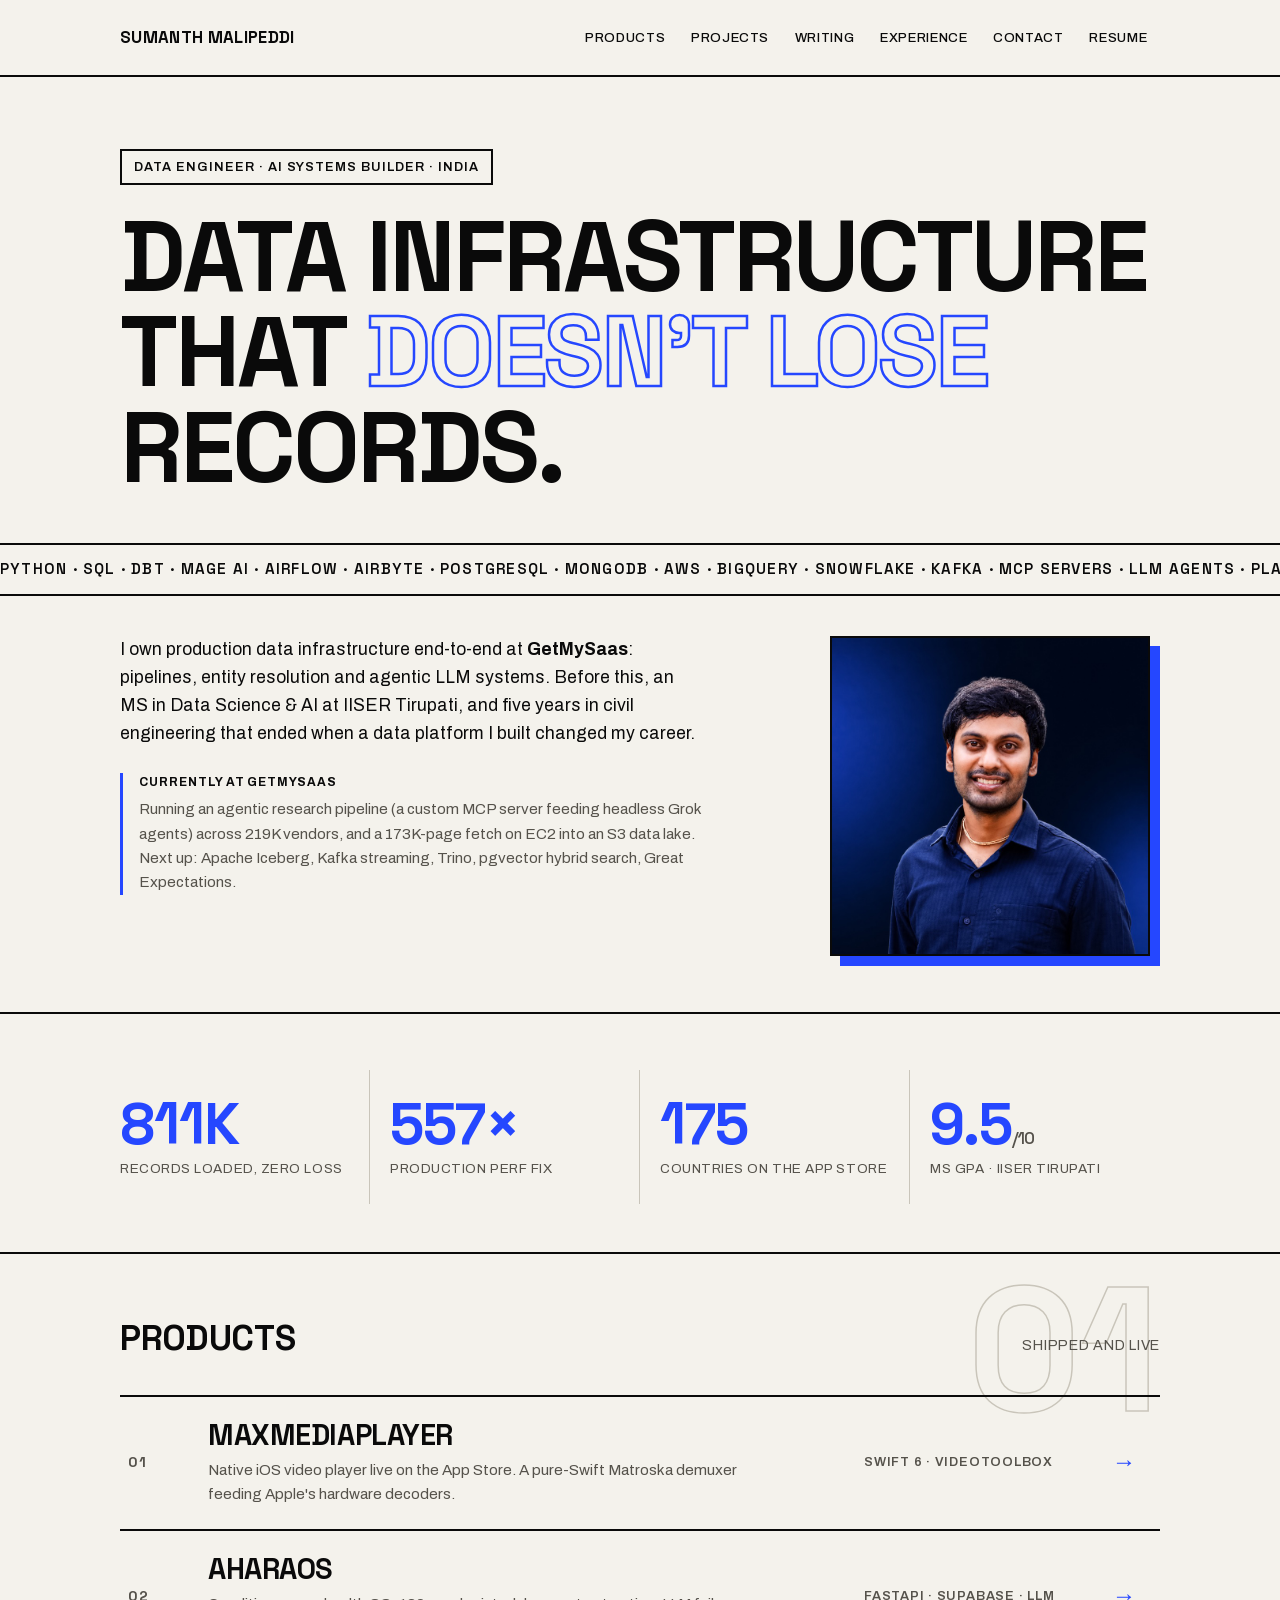
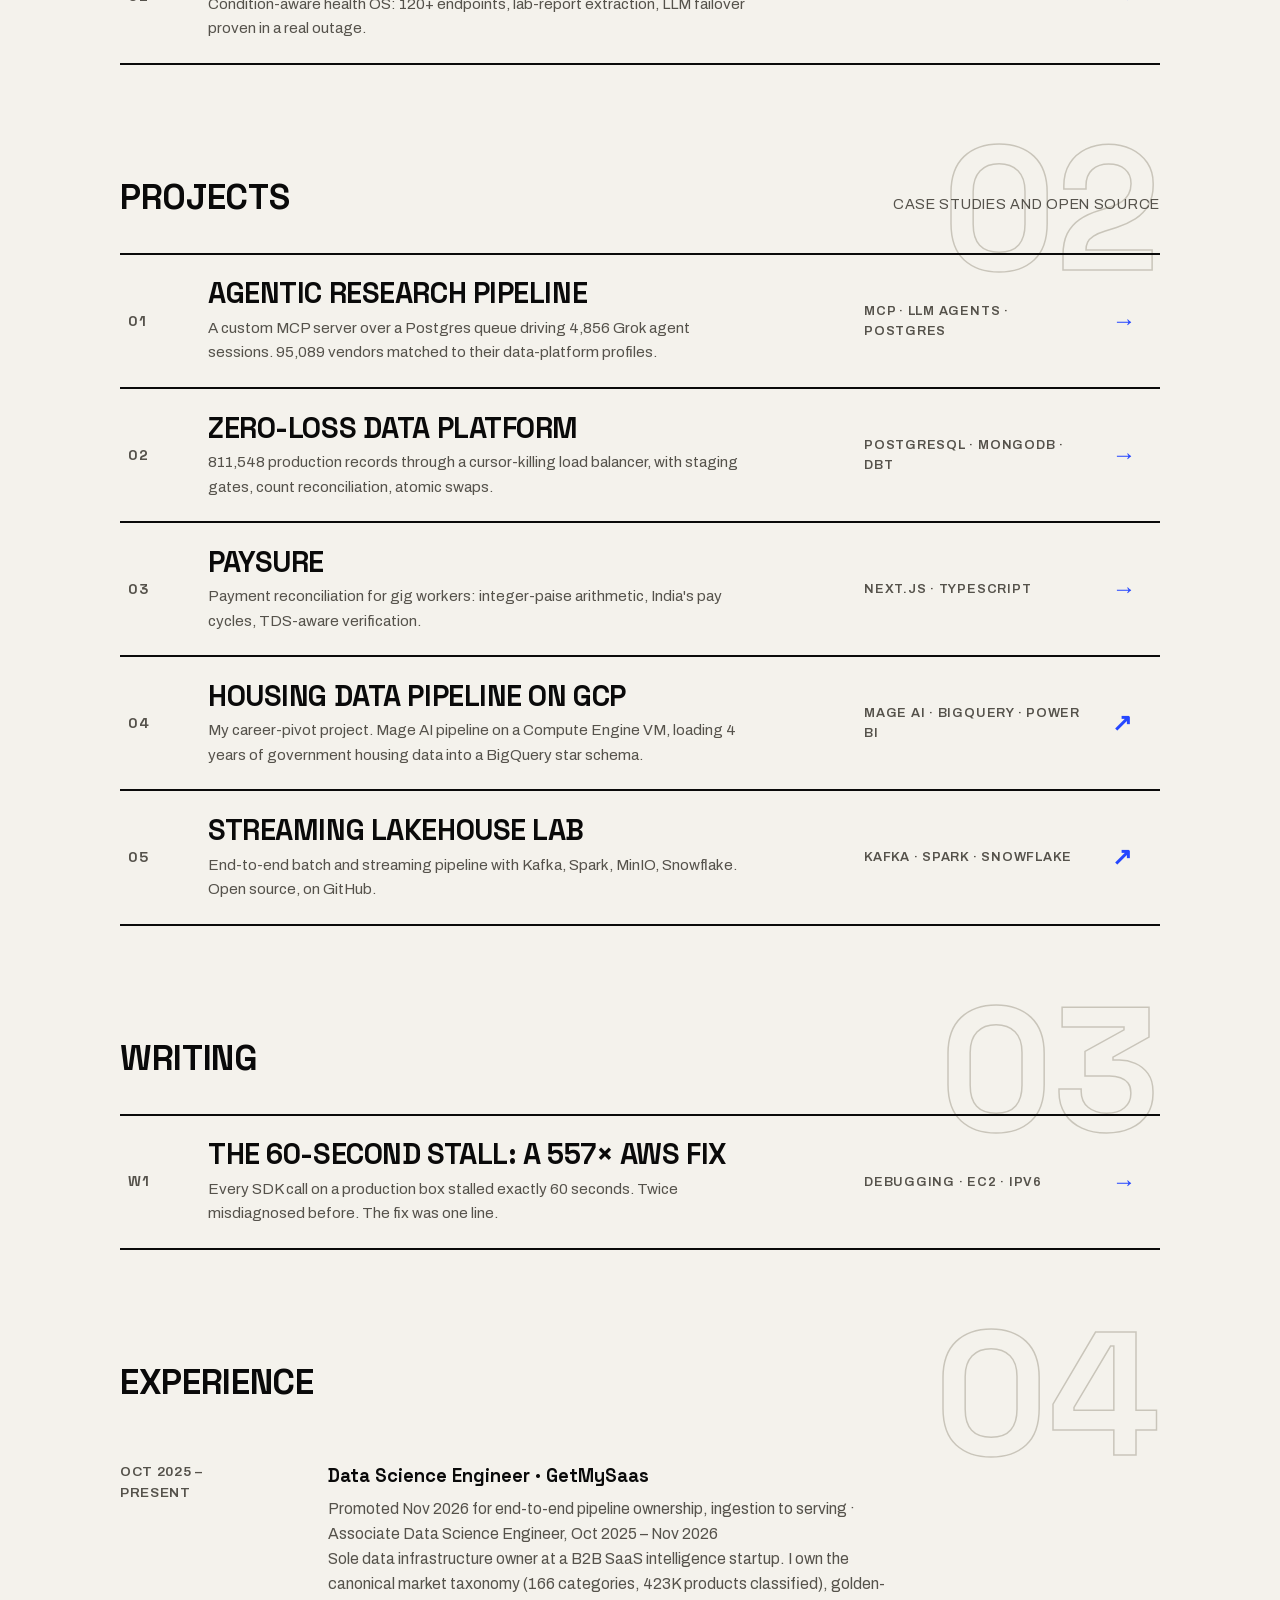
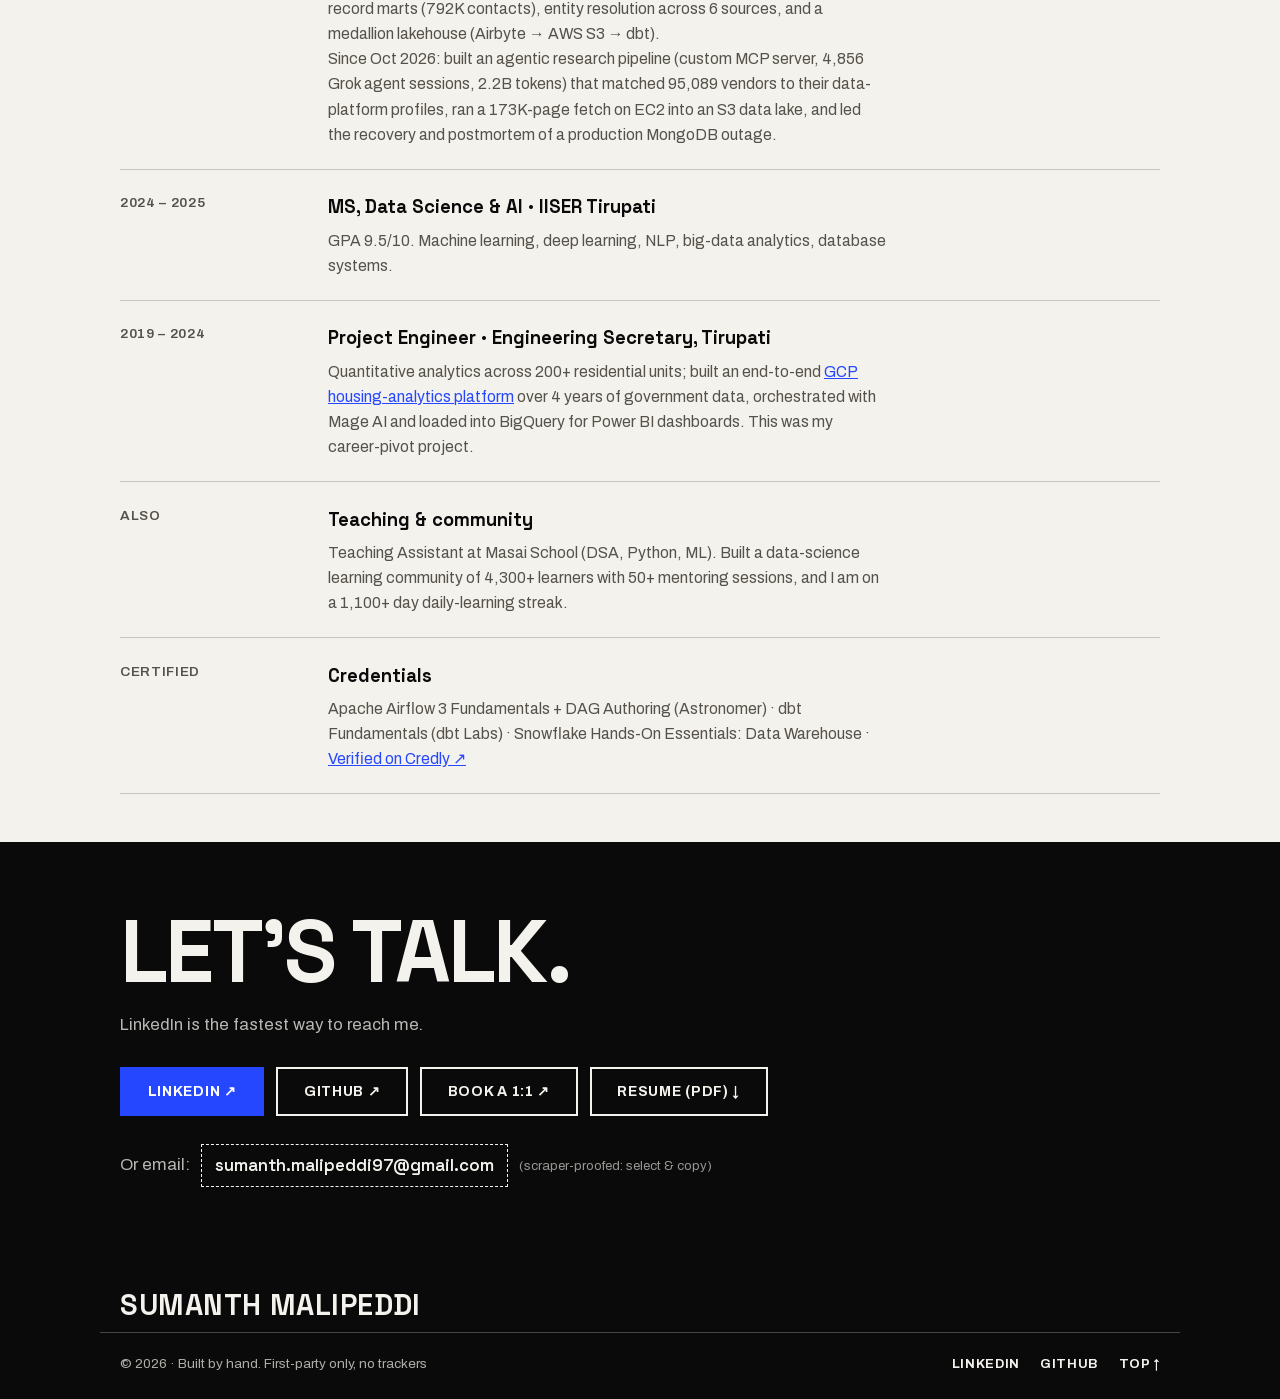
<file: index.html>
<!DOCTYPE html>
<html lang="en">
<head>
  <meta charset="UTF-8">
  <meta name="viewport" content="width=device-width, initial-scale=1.0">
  <title>Sumanth Malipeddi | Data Engineer &amp; AI Systems Builder</title>
  <meta name="description" content="Data engineer and AI systems builder. I own production data infrastructure end-to-end at GetMySaas: zero-loss loads at scale, dbt pipelines, and agentic LLM systems built on a custom MCP server. Solo-shipped iOS and web products.">
  <link rel="canonical" href="https://sumanthmalipeddi.com/">
  <meta property="og:url" content="https://sumanthmalipeddi.com/">
  <meta property="og:title" content="Sumanth Malipeddi | Data Engineer &amp; AI Systems Builder">
  <meta property="og:description" content="Production data infrastructure end-to-end: 811K-record zero-loss loads, dbt, and an agentic research pipeline across 219K vendors. Solo-shipped products on the App Store and web.">
  <meta property="og:type" content="profile">
  <link rel="icon" href="favicon.svg" type="image/svg+xml">
  <link rel="icon" href="favicon-32.png" sizes="32x32" type="image/png">
  <link rel="apple-touch-icon" href="apple-touch-icon.png">
  <link rel="stylesheet" href="style.css">
  <script type="application/ld+json">
  {
    "@context": "https://schema.org",
    "@type": "ProfilePage",
    "mainEntity": {
      "@type": "Person",
      "name": "Sumanth Malipeddi",
      "jobTitle": "Data Engineer",
      "worksFor": { "@type": "Organization", "name": "GetMySaas" },
      "alumniOf": [
        { "@type": "CollegeOrUniversity", "name": "IISER Tirupati" },
        { "@type": "CollegeOrUniversity", "name": "SASTRA University" }
      ],
      "url": "https://sumanthmalipeddi.com/",
      "sameAs": [
        "https://linkedin.com/in/sumanth-malipeddi",
        "https://github.com/sumanthmalipeddi"
      ]
    }
  }
  </script>
  <script src="js/lenis.min.js" defer></script>
  <script src="js/main.js" defer></script>
</head>
<body>
  <a class="skip-link" href="#main">Skip to content</a>

  <header>
    <nav class="container" aria-label="Main">
      <span class="brand">Sumanth Malipeddi</span>
      <div class="nav-links">
        <a href="#products">Products</a>
        <a href="#projects">Projects</a>
        <a href="#writing">Writing</a>
        <a href="#experience">Experience</a>
        <a href="#contact">Contact</a>
        <a href="/resume.pdf">Resume</a>
      </div>
    </nav>
  </header>

  <main id="main">
    <section class="hero container">
      <p class="kicker reveal r1">Data Engineer · AI Systems Builder · India</p>
      <h1 class="reveal r2">Data infrastructure<br>that <em>doesn't lose</em><br>records.</h1>
    </section>

    <div class="marquee" aria-hidden="true">
      <div class="marquee-track">
        <span>Python · SQL · dbt · Mage AI · Airflow · Airbyte · PostgreSQL · MongoDB · AWS · BigQuery · Snowflake · Kafka · MCP servers · LLM agents · Playwright · Entity resolution · Zero-loss pipelines · FastAPI · Swift · Docker · </span><span class="loop-copy">Python · SQL · dbt · Mage AI · Airflow · Airbyte · PostgreSQL · MongoDB · AWS · BigQuery · Snowflake · Kafka · MCP servers · LLM agents · Playwright · Entity resolution · Zero-loss pipelines · FastAPI · Swift · Docker · </span>
      </div>
    </div>

    <section class="hero-below container">
      <div class="hero-row reveal r3">
        <div class="hero-left">
          <p class="bio">
            I own production data infrastructure end-to-end at <strong>GetMySaas</strong>:
            pipelines, entity resolution and agentic LLM systems. Before this, an MS in
            Data Science &amp; AI at IISER Tirupati, and five years in civil engineering
            that ended when a data platform I built changed my career.
          </p>
          <p class="now"><span>Currently at GetMySaas</span>Running an agentic research pipeline (a custom MCP server feeding headless Grok agents) across 219K vendors, and a 173K-page fetch on EC2 into an S3 data lake. Next up: Apache Iceberg, Kafka streaming, Trino, pgvector hybrid search, Great Expectations.</p>
        </div>
        <figure class="portrait">
          <img src="img/portrait.jpg" alt="Sumanth Malipeddi" width="800" height="800" fetchpriority="high">
        </figure>
      </div>
    </section>

    <section class="stats-band" aria-label="Key numbers">
      <div class="container stats">
        <div class="stat"><span class="num">811K</span><span class="label">records loaded, zero loss</span></div>
        <div class="stat"><span class="num">557×</span><span class="label">production perf fix</span></div>
        <div class="stat"><span class="num">175</span><span class="label">countries on the App Store</span></div>
        <div class="stat"><span class="num">9.5<small>/10</small></span><span class="label">MS GPA · IISER Tirupati</span></div>
      </div>
    </section>

    <section id="products" class="container sec" aria-labelledby="products-h">
      <span class="ghost" aria-hidden="true">01</span>
      <div class="sec-head">
        <h2 id="products-h">Products</h2>
        <p class="sec-note">Shipped and live</p>
      </div>
      <div class="index-list">
        <a class="row" href="projects/maxmediaplayer.html">
          <span class="row-no">01</span>
          <span class="row-main">
            <span class="row-title">MaxMediaPlayer</span>
            <span class="row-desc">Native iOS video player live on the App Store. A pure-Swift Matroska demuxer feeding Apple's hardware decoders.</span>
          </span>
          <span class="row-meta">Swift 6 · VideoToolbox</span>
          <span class="arrow" aria-hidden="true">→</span>
        </a>
        <a class="row" href="projects/aharaos.html">
          <span class="row-no">02</span>
          <span class="row-main">
            <span class="row-title">AharaOS</span>
            <span class="row-desc">Condition-aware health OS: 120+ endpoints, lab-report extraction, LLM failover proven in a real outage.</span>
          </span>
          <span class="row-meta">FastAPI · Supabase · LLM</span>
          <span class="arrow" aria-hidden="true">→</span>
        </a>
      </div>
    </section>

    <section id="projects" class="container sec" aria-labelledby="projects-h">
      <span class="ghost" aria-hidden="true">02</span>
      <div class="sec-head">
        <h2 id="projects-h">Projects</h2>
        <p class="sec-note">Case studies and open source</p>
      </div>
      <div class="index-list">
        <a class="row" href="projects/agentic-research-pipeline.html">
          <span class="row-no">01</span>
          <span class="row-main">
            <span class="row-title">Agentic research pipeline</span>
            <span class="row-desc">A custom MCP server over a Postgres queue driving 4,856 Grok agent sessions. 95,089 vendors matched to their data-platform profiles.</span>
          </span>
          <span class="row-meta">MCP · LLM agents · Postgres</span>
          <span class="arrow" aria-hidden="true">→</span>
        </a>
        <a class="row" href="projects/zero-loss-pipeline.html">
          <span class="row-no">02</span>
          <span class="row-main">
            <span class="row-title">Zero-loss data platform</span>
            <span class="row-desc">811,548 production records through a cursor-killing load balancer, with staging gates, count reconciliation, atomic swaps.</span>
          </span>
          <span class="row-meta">PostgreSQL · MongoDB · dbt</span>
          <span class="arrow" aria-hidden="true">→</span>
        </a>
        <a class="row" href="projects/paysure.html">
          <span class="row-no">03</span>
          <span class="row-main">
            <span class="row-title">PaySure</span>
            <span class="row-desc">Payment reconciliation for gig workers: integer-paise arithmetic, India's pay cycles, TDS-aware verification.</span>
          </span>
          <span class="row-meta">Next.js · TypeScript</span>
          <span class="arrow" aria-hidden="true">→</span>
        </a>
        <a class="row" href="https://github.com/sumanthmalipeddi/Housing_Data-Analytics-Engineering" rel="noopener noreferrer">
          <span class="row-no">04</span>
          <span class="row-main">
            <span class="row-title">Housing data pipeline on GCP</span>
            <span class="row-desc">My career-pivot project. Mage AI pipeline on a Compute Engine VM, loading 4 years of government housing data into a BigQuery star schema.</span>
          </span>
          <span class="row-meta">Mage AI · BigQuery · Power BI</span>
          <span class="arrow" aria-hidden="true">↗</span>
        </a>
        <a class="row" href="https://github.com/sumanthmalipeddi/stockmarket-data-pipeline" rel="noopener noreferrer">
          <span class="row-no">05</span>
          <span class="row-main">
            <span class="row-title">Streaming lakehouse lab</span>
            <span class="row-desc">End-to-end batch and streaming pipeline with Kafka, Spark, MinIO, Snowflake. Open source, on GitHub.</span>
          </span>
          <span class="row-meta">Kafka · Spark · Snowflake</span>
          <span class="arrow" aria-hidden="true">↗</span>
        </a>
      </div>
    </section>

    <section id="writing" class="container sec" aria-labelledby="writing-h">
      <span class="ghost" aria-hidden="true">03</span>
      <div class="sec-head">
        <h2 id="writing-h">Writing</h2>
      </div>
      <div class="index-list">
        <a class="row" href="writing/557x-aws-fix.html">
          <span class="row-no">W1</span>
          <span class="row-main">
            <span class="row-title">The 60-second stall: a 557× AWS fix</span>
            <span class="row-desc">Every SDK call on a production box stalled exactly 60 seconds. Twice misdiagnosed before. The fix was one line.</span>
          </span>
          <span class="row-meta">Debugging · EC2 · IPv6</span>
          <span class="arrow" aria-hidden="true">→</span>
        </a>
      </div>
    </section>

    <section id="experience" class="container sec" aria-labelledby="exp-h">
      <span class="ghost" aria-hidden="true">04</span>
      <div class="sec-head">
        <h2 id="exp-h">Experience</h2>
      </div>
      <article class="job">
        <div class="job-when"><p class="period">Oct 2025 –<br>Present</p></div>
        <div class="job-what">
          <h3>Data Science Engineer · GetMySaas</h3>
          <p class="job-line">Promoted Nov 2026 for end-to-end pipeline ownership, ingestion to serving · Associate Data Science Engineer, Oct 2025 – Nov 2026</p>
          <p class="job-line">Sole data infrastructure owner at a B2B SaaS intelligence startup. I own the canonical market taxonomy (166 categories, 423K products classified), golden-record marts (792K contacts), entity resolution across 6 sources, and a medallion lakehouse (Airbyte → AWS S3 → dbt).</p>
          <p class="job-line">Since Oct 2026: built an agentic research pipeline (custom MCP server, 4,856 Grok agent sessions, 2.2B tokens) that matched 95,089 vendors to their data-platform profiles, ran a 173K-page fetch on EC2 into an S3 data lake, and led the recovery and postmortem of a production MongoDB outage.</p>
        </div>
      </article>
      <article class="job">
        <div class="job-when"><p class="period">2024 – 2025</p></div>
        <div class="job-what">
          <h3>MS, Data Science &amp; AI · IISER Tirupati</h3>
          <p class="job-line">GPA 9.5/10. Machine learning, deep learning, NLP, big-data analytics, database systems.</p>
        </div>
      </article>
      <article class="job">
        <div class="job-when"><p class="period">2019 – 2024</p></div>
        <div class="job-what">
          <h3>Project Engineer · Engineering Secretary, Tirupati</h3>
          <p class="job-line">Quantitative analytics across 200+ residential units; built an end-to-end <a href="https://github.com/sumanthmalipeddi/Housing_Data-Analytics-Engineering" rel="noopener noreferrer">GCP housing-analytics platform</a> over 4 years of government data, orchestrated with Mage AI and loaded into BigQuery for Power BI dashboards. This was my career-pivot project.</p>
        </div>
      </article>
      <article class="job">
        <div class="job-when"><p class="period">Also</p></div>
        <div class="job-what">
          <h3>Teaching &amp; community</h3>
          <p class="job-line">Teaching Assistant at Masai School (DSA, Python, ML). Built a data-science learning community of 4,300+ learners with 50+ mentoring sessions, and I am on a 1,100+ day daily-learning streak.</p>
        </div>
      </article>
      <article class="job">
        <div class="job-when"><p class="period">Certified</p></div>
        <div class="job-what">
          <h3>Credentials</h3>
          <p class="job-line">Apache Airflow 3 Fundamentals + DAG Authoring (Astronomer) · dbt Fundamentals (dbt Labs) · Snowflake Hands-On Essentials: Data Warehouse · <a href="https://www.credly.com/users/sumanth-malipeddi" rel="noopener noreferrer">Verified on Credly ↗</a></p>
        </div>
      </article>
    </section>

    <section id="contact" class="contact-band" aria-labelledby="contact-h">
      <div class="container">
        <h2 id="contact-h" class="contact-big">Let's talk.</h2>
        <p class="contact-note">LinkedIn is the fastest way to reach me.</p>
        <div class="contact-links">
          <a class="btn btn-primary" href="https://linkedin.com/in/sumanth-malipeddi" rel="noopener noreferrer">LinkedIn ↗</a>
          <a class="btn" href="https://github.com/sumanthmalipeddi" rel="noopener noreferrer">GitHub ↗</a>
          <a class="btn" href="https://topmate.io/sumanth_malipeddi" rel="noopener noreferrer">Book a 1:1 ↗</a>
          <a class="btn" href="/resume.pdf">Resume (PDF) ↓</a>
        </div>
        <p class="email-line">
          <span class="email-label">Or email:</span>
          <span class="email">sumanth.malipeddi97<span class="decoy">.stop-scraping-me</span>&#64;gmail<span class="decoy">.example</span>.com</span>
          <span class="email-hint">(scraper-proofed: select &amp; copy)</span>
        </p>
      </div>
    </section>
  </main>

  <footer>
    <div class="container">
      <p class="foot-name" aria-hidden="true">Sumanth&nbsp;Malipeddi</p>
    </div>
    <div class="container foot">
      <p>© 2026 · Built by hand. First-party only, no trackers</p>
      <div class="foot-links">
        <a href="https://linkedin.com/in/sumanth-malipeddi" rel="noopener noreferrer">LinkedIn</a>
        <a href="https://github.com/sumanthmalipeddi" rel="noopener noreferrer">GitHub</a>
        <a href="#main">Top ↑</a>
      </div>
    </div>
  </footer>
</body>
</html>
</file>
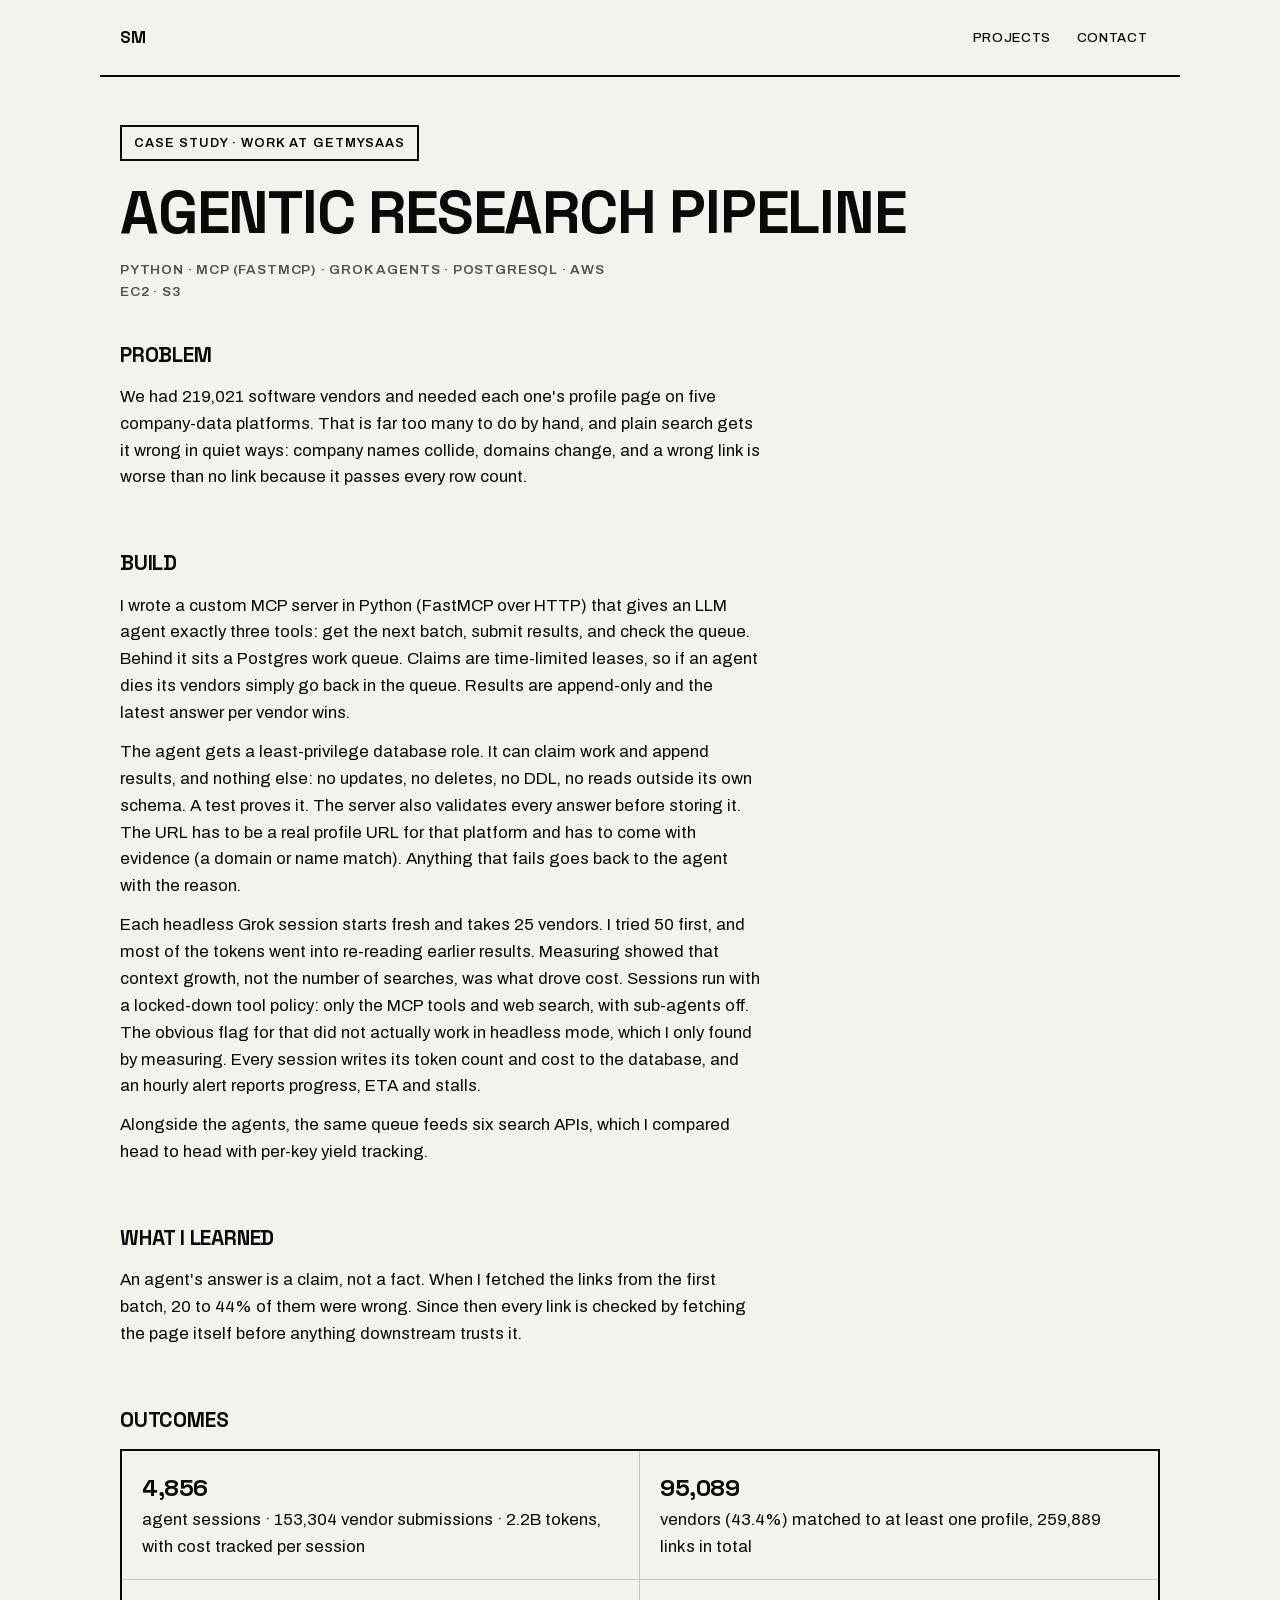
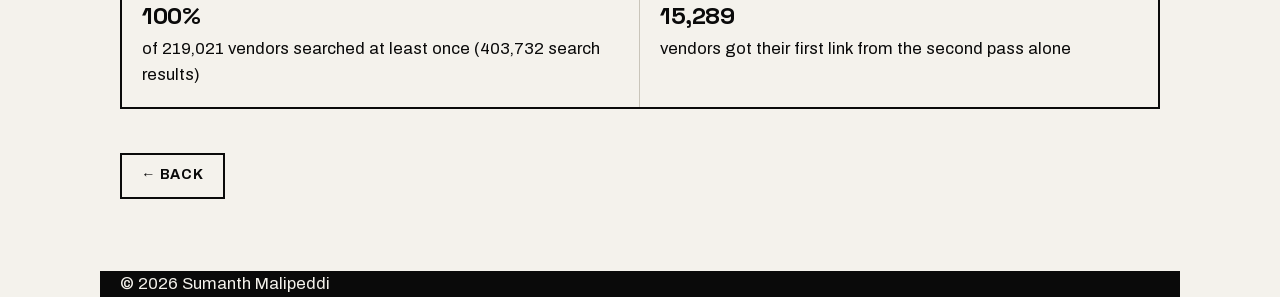
<file: projects/agentic-research-pipeline.html>
<!DOCTYPE html>
<html lang="en">
<head>
  <meta charset="UTF-8">
  <meta name="viewport" content="width=device-width, initial-scale=1.0">
  <title>Agentic research pipeline | Sumanth Malipeddi</title>
  <meta name="description" content="Case study: a custom MCP server over a Postgres work queue driving 4,856 headless Grok agent sessions to match 219,021 vendors to their data-platform profiles.">
  <link rel="canonical" href="https://sumanthmalipeddi.com/projects/agentic-research-pipeline.html">
  <link rel="icon" href="../favicon.svg" type="image/svg+xml">
  <link rel="icon" href="../favicon-32.png" sizes="32x32" type="image/png">
  <link rel="apple-touch-icon" href="../apple-touch-icon.png">
  <link rel="stylesheet" href="../style.css">
  <script src="../js/lenis.min.js" defer></script>
  <script src="../js/main.js" defer></script>
</head>
<body>
  <header class="container">
    <nav aria-label="Main">
      <a class="brand" href="../index.html" style="text-decoration:none;color:inherit">SM</a>
      <div class="nav-links">
        <a href="../index.html#projects">Projects</a>
        <a href="../index.html#contact">Contact</a>
      </div>
    </nav>
  </header>

  <main class="container case-body">
    <div class="case">
      <p class="kicker">Case study · Work at GetMySaas</p>
      <h1>Agentic research pipeline</h1>
      <p class="stack">Python · MCP (FastMCP) · Grok agents · PostgreSQL · AWS EC2 · S3</p>
    </div>

    <section>
      <h2>Problem</h2>
      <p>
        We had 219,021 software vendors and needed each one's profile page on five
        company-data platforms. That is far too many to do by hand, and plain search
        gets it wrong in quiet ways: company names collide, domains change, and a
        wrong link is worse than no link because it passes every row count.
      </p>
    </section>

    <section>
      <h2>Build</h2>
      <p>
        I wrote a custom MCP server in Python (FastMCP over HTTP) that gives an LLM
        agent exactly three tools: get the next batch, submit results, and check the
        queue. Behind it sits a Postgres work queue. Claims are time-limited leases,
        so if an agent dies its vendors simply go back in the queue. Results are
        append-only and the latest answer per vendor wins.
      </p>
      <p>
        The agent gets a least-privilege database role. It can claim work and append
        results, and nothing else: no updates, no deletes, no DDL, no reads outside its
        own schema. A test proves it. The server also validates every answer before
        storing it. The URL has to be a real profile URL for that platform and has to
        come with evidence (a domain or name match). Anything that fails goes back to
        the agent with the reason.
      </p>
      <p>
        Each headless Grok session starts fresh and takes 25 vendors. I tried 50 first,
        and most of the tokens went into re-reading earlier results. Measuring showed
        that context growth, not the number of searches, was what drove cost. Sessions
        run with a locked-down tool policy: only the MCP tools and web search, with
        sub-agents off. The obvious flag for that did not actually work in headless
        mode, which I only found by measuring. Every session writes its token count
        and cost to the database, and an hourly alert reports progress, ETA and stalls.
      </p>
      <p>
        Alongside the agents, the same queue feeds six search APIs, which I compared
        head to head with per-key yield tracking.
      </p>
    </section>

    <section>
      <h2>What I learned</h2>
      <p>
        An agent's answer is a claim, not a fact. When I fetched the links from the
        first batch, 20 to 44% of them were wrong. Since then every link is checked by
        fetching the page itself before anything downstream trusts it.
      </p>
    </section>

    <section>
      <h2>Outcomes</h2>
      <ul class="outcomes">
        <li><span class="num">4,856</span> agent sessions · 153,304 vendor submissions · 2.2B tokens, with cost tracked per session</li>
        <li><span class="num">95,089</span> vendors (43.4%) matched to at least one profile, 259,889 links in total</li>
        <li><span class="num">100%</span> of 219,021 vendors searched at least once (403,732 search results)</li>
        <li><span class="num">15,289</span> vendors got their first link from the second pass alone</li>
      </ul>
    </section>

    <a class="back" href="../index.html">← Back</a>
  </main>

  <footer class="container">
    <p>© 2026 Sumanth Malipeddi</p>
  </footer>
</body>
</html>
</file>
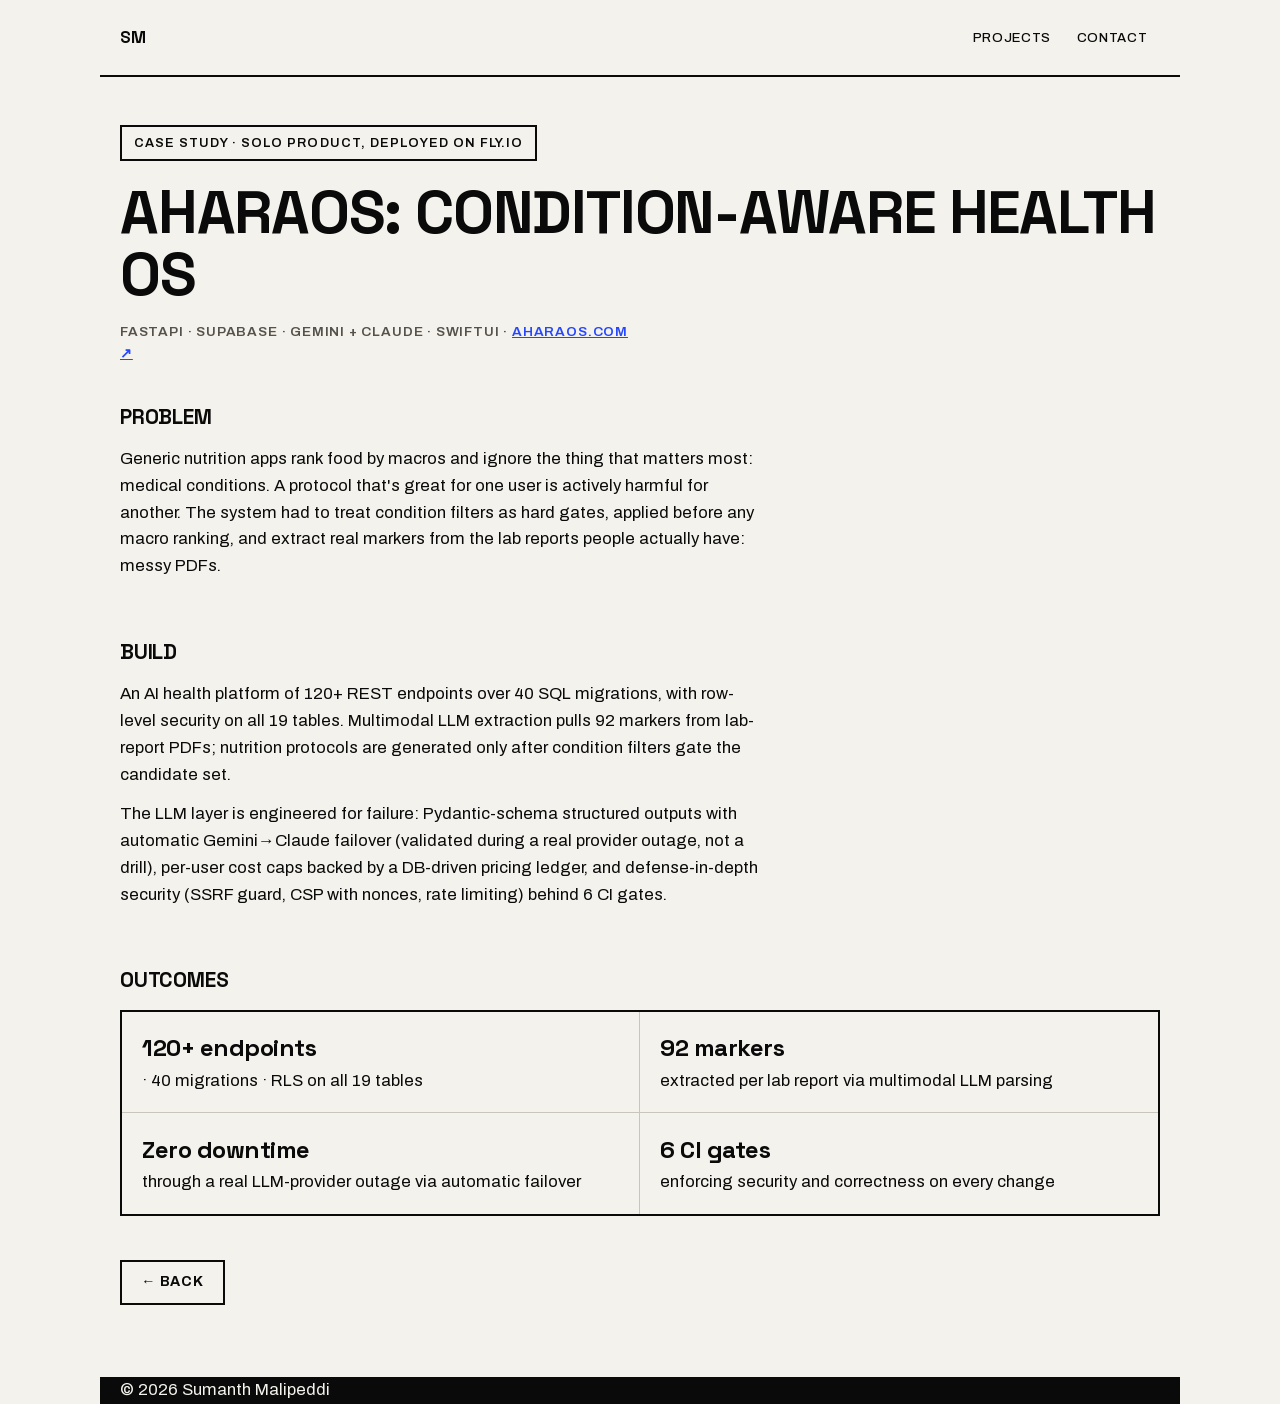
<file: projects/aharaos.html>
<!DOCTYPE html>
<html lang="en">
<head>
  <meta charset="UTF-8">
  <meta name="viewport" content="width=device-width, initial-scale=1.0">
  <title>AharaOS | Sumanth Malipeddi</title>
  <meta name="description" content="Case study: condition-aware health OS: 120+ REST endpoints, multimodal lab-report extraction, multi-provider LLM failover validated in a real outage.">
  <link rel="canonical" href="https://sumanthmalipeddi.com/projects/aharaos.html">
  <link rel="icon" href="../favicon.svg" type="image/svg+xml">
  <link rel="icon" href="../favicon-32.png" sizes="32x32" type="image/png">
  <link rel="apple-touch-icon" href="../apple-touch-icon.png">
  <link rel="stylesheet" href="../style.css">
  <script src="../js/lenis.min.js" defer></script>
  <script src="../js/main.js" defer></script>
</head>
<body>
  <header class="container">
    <nav aria-label="Main">
      <a class="brand" href="../index.html" style="text-decoration:none;color:inherit">SM</a>
      <div class="nav-links">
        <a href="../index.html#projects">Projects</a>
        <a href="../index.html#contact">Contact</a>
      </div>
    </nav>
  </header>

  <main class="container case-body">
    <div class="case">
      <p class="kicker">Case study · Solo product, deployed on Fly.io</p>
      <h1>AharaOS: condition-aware health OS</h1>
      <p class="stack">FastAPI · Supabase · Gemini + Claude · SwiftUI · <a href="https://aharaos.com/" rel="noopener noreferrer">aharaos.com ↗</a></p>
    </div>

    <section>
      <h2>Problem</h2>
      <p>
        Generic nutrition apps rank food by macros and ignore the thing that matters
        most: medical conditions. A protocol that's great for one user is actively
        harmful for another. The system had to treat condition filters as hard gates,
        applied before any macro ranking, and extract real markers from the lab
        reports people actually have: messy PDFs.
      </p>
    </section>

    <section>
      <h2>Build</h2>
      <p>
        An AI health platform of 120+ REST endpoints over 40 SQL migrations, with
        row-level security on all 19 tables. Multimodal LLM extraction pulls 92 markers
        from lab-report PDFs; nutrition protocols are generated only after
        condition filters gate the candidate set.
      </p>
      <p>
        The LLM layer is engineered for failure: Pydantic-schema structured outputs
        with automatic Gemini→Claude failover (validated during a real provider
        outage, not a drill), per-user cost caps backed by a DB-driven pricing ledger,
        and defense-in-depth security (SSRF guard, CSP with nonces, rate limiting)
        behind 6 CI gates.
      </p>
    </section>

    <section>
      <h2>Outcomes</h2>
      <ul class="outcomes">
        <li><span class="num">120+ endpoints</span> · 40 migrations · RLS on all 19 tables</li>
        <li><span class="num">92 markers</span> extracted per lab report via multimodal LLM parsing</li>
        <li><span class="num">Zero downtime</span> through a real LLM-provider outage via automatic failover</li>
        <li><span class="num">6 CI gates</span> enforcing security and correctness on every change</li>
      </ul>
    </section>

    <a class="back" href="../index.html">← Back</a>
  </main>

  <footer class="container">
    <p>© 2026 Sumanth Malipeddi</p>
  </footer>
</body>
</html>
</file>
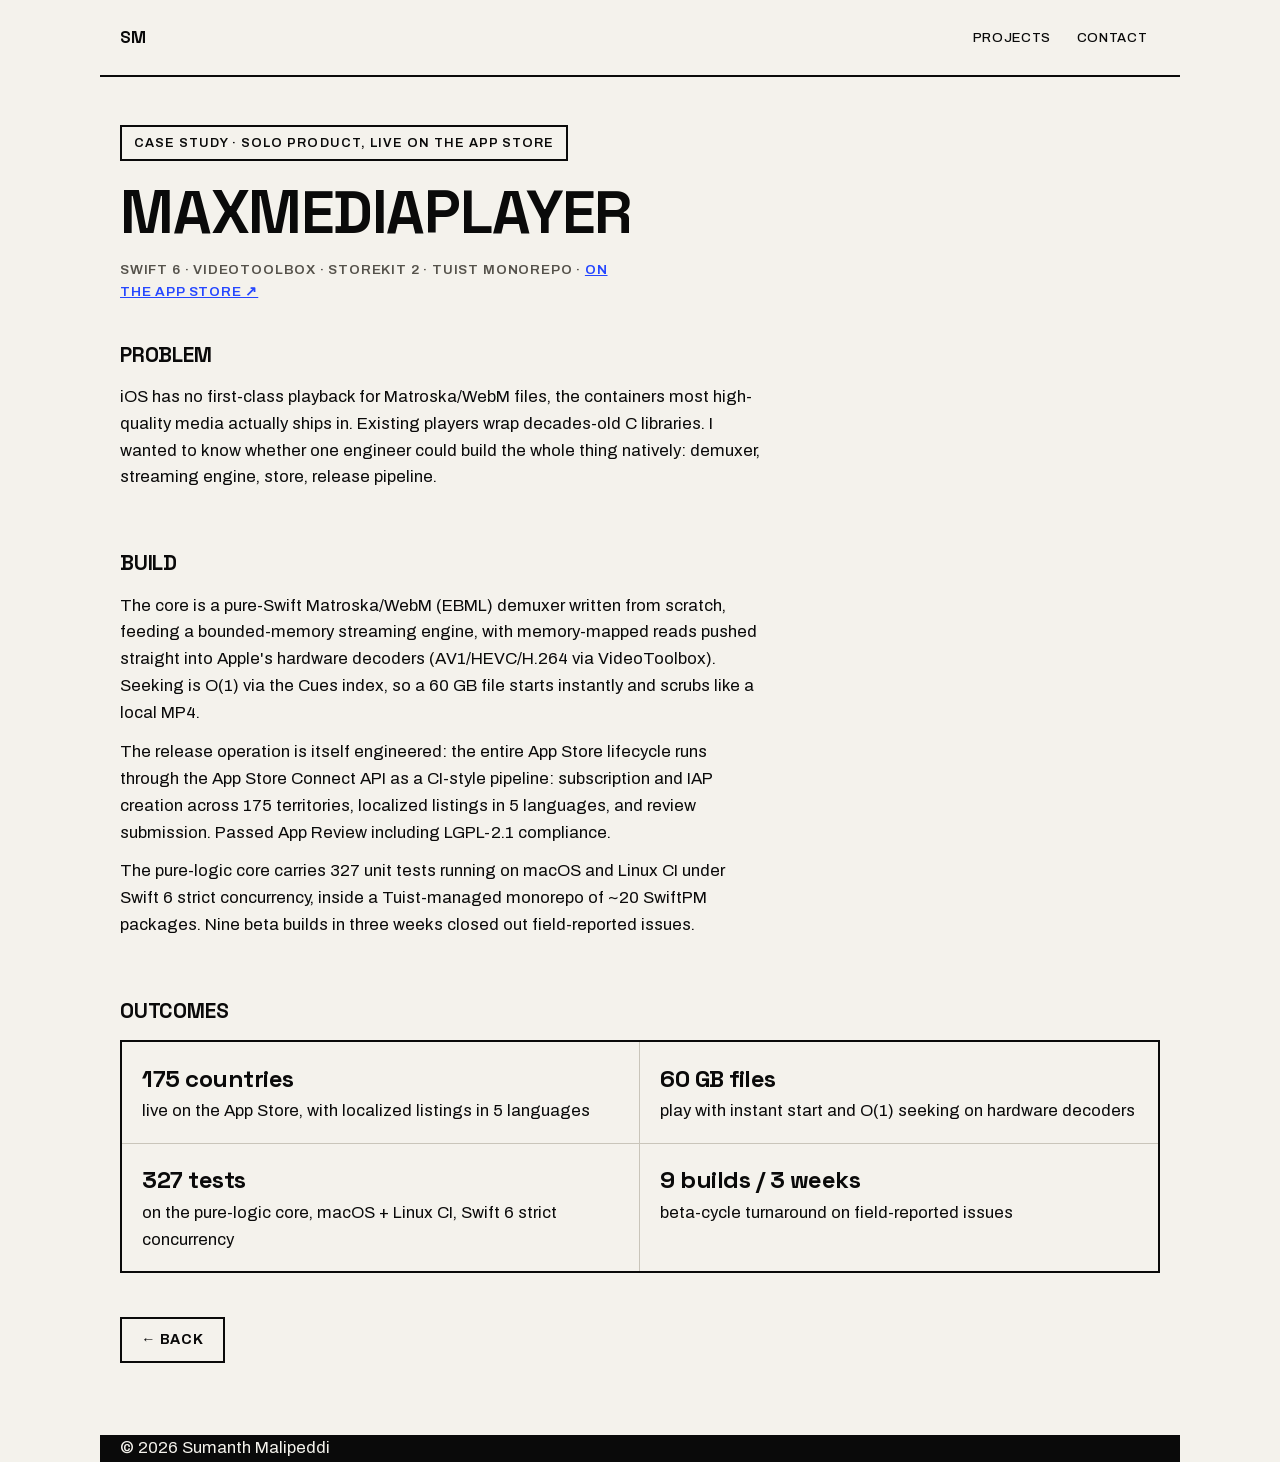
<file: projects/maxmediaplayer.html>
<!DOCTYPE html>
<html lang="en">
<head>
  <meta charset="UTF-8">
  <meta name="viewport" content="width=device-width, initial-scale=1.0">
  <title>MaxMediaPlayer | Sumanth Malipeddi</title>
  <meta name="description" content="Case study: native iOS video player live on the App Store in 175 countries: pure-Swift Matroska demuxer, hardware decoding, 327 unit tests.">
  <link rel="canonical" href="https://sumanthmalipeddi.com/projects/maxmediaplayer.html">
  <link rel="icon" href="../favicon.svg" type="image/svg+xml">
  <link rel="icon" href="../favicon-32.png" sizes="32x32" type="image/png">
  <link rel="apple-touch-icon" href="../apple-touch-icon.png">
  <link rel="stylesheet" href="../style.css">
  <script src="../js/lenis.min.js" defer></script>
  <script src="../js/main.js" defer></script>
</head>
<body>
  <header class="container">
    <nav aria-label="Main">
      <a class="brand" href="../index.html" style="text-decoration:none;color:inherit">SM</a>
      <div class="nav-links">
        <a href="../index.html#projects">Projects</a>
        <a href="../index.html#contact">Contact</a>
      </div>
    </nav>
  </header>

  <main class="container case-body">
    <div class="case">
      <p class="kicker">Case study · Solo product, live on the App Store</p>
      <h1>MaxMediaPlayer</h1>
      <p class="stack">Swift 6 · VideoToolbox · StoreKit 2 · Tuist monorepo · <a href="https://apps.apple.com/in/app/max-media-player-mkv-video/id6780991562" rel="noopener noreferrer">On the App Store ↗</a></p>
    </div>

    <section>
      <h2>Problem</h2>
      <p>
        iOS has no first-class playback for Matroska/WebM files, the containers most
        high-quality media actually ships in. Existing players wrap decades-old C
        libraries. I wanted to know whether one engineer could build the whole thing
        natively: demuxer, streaming engine, store, release pipeline.
      </p>
    </section>

    <section>
      <h2>Build</h2>
      <p>
        The core is a pure-Swift Matroska/WebM (EBML) demuxer written from scratch,
        feeding a bounded-memory streaming engine, with memory-mapped reads pushed straight
        into Apple's hardware decoders (AV1/HEVC/H.264 via VideoToolbox). Seeking is
        O(1) via the Cues index, so a 60&nbsp;GB file starts instantly and scrubs like a
        local MP4.
      </p>
      <p>
        The release operation is itself engineered: the entire App Store lifecycle runs
        through the App Store Connect API as a CI-style pipeline: subscription and IAP
        creation across 175 territories, localized listings in 5 languages, and review
        submission. Passed App Review including LGPL-2.1 compliance.
      </p>
      <p>
        The pure-logic core carries 327 unit tests running on macOS and Linux CI under
        Swift 6 strict concurrency, inside a Tuist-managed monorepo of ~20 SwiftPM
        packages. Nine beta builds in three weeks closed out field-reported issues.
      </p>
    </section>

    <section>
      <h2>Outcomes</h2>
      <ul class="outcomes">
        <li><span class="num">175 countries</span> live on the App Store, with localized listings in 5 languages</li>
        <li><span class="num">60 GB files</span> play with instant start and O(1) seeking on hardware decoders</li>
        <li><span class="num">327 tests</span> on the pure-logic core, macOS + Linux CI, Swift 6 strict concurrency</li>
        <li><span class="num">9 builds / 3 weeks</span> beta-cycle turnaround on field-reported issues</li>
      </ul>
    </section>

    <a class="back" href="../index.html">← Back</a>
  </main>

  <footer class="container">
    <p>© 2026 Sumanth Malipeddi</p>
  </footer>
</body>
</html>
</file>
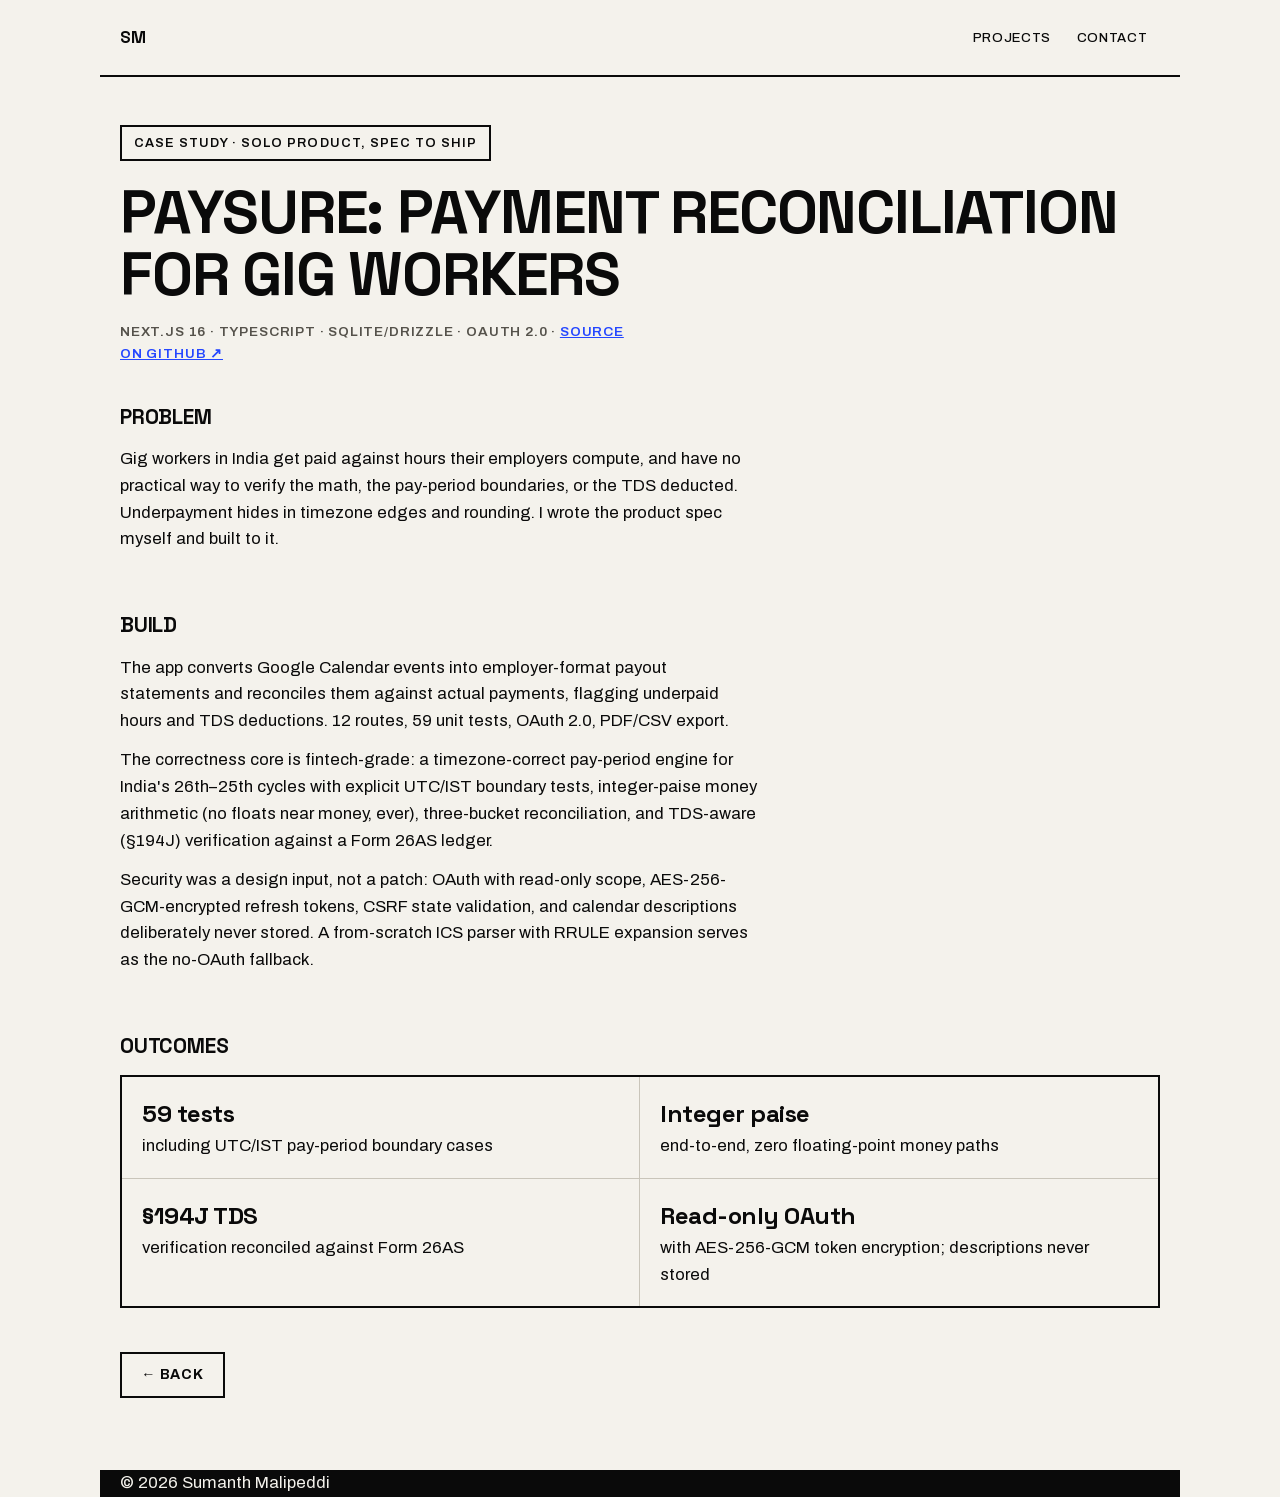
<file: projects/paysure.html>
<!DOCTYPE html>
<html lang="en">
<head>
  <meta charset="UTF-8">
  <meta name="viewport" content="width=device-width, initial-scale=1.0">
  <title>PaySure | Sumanth Malipeddi</title>
  <meta name="description" content="Case study: payment reconciliation for gig workers: integer-paise arithmetic, India's 26th–25th pay cycles, TDS-aware verification.">
  <link rel="canonical" href="https://sumanthmalipeddi.com/projects/paysure.html">
  <link rel="icon" href="../favicon.svg" type="image/svg+xml">
  <link rel="icon" href="../favicon-32.png" sizes="32x32" type="image/png">
  <link rel="apple-touch-icon" href="../apple-touch-icon.png">
  <link rel="stylesheet" href="../style.css">
  <script src="../js/lenis.min.js" defer></script>
  <script src="../js/main.js" defer></script>
</head>
<body>
  <header class="container">
    <nav aria-label="Main">
      <a class="brand" href="../index.html" style="text-decoration:none;color:inherit">SM</a>
      <div class="nav-links">
        <a href="../index.html#projects">Projects</a>
        <a href="../index.html#contact">Contact</a>
      </div>
    </nav>
  </header>

  <main class="container case-body">
    <div class="case">
      <p class="kicker">Case study · Solo product, spec to ship</p>
      <h1>PaySure: payment reconciliation for gig workers</h1>
      <p class="stack">Next.js 16 · TypeScript · SQLite/Drizzle · OAuth 2.0 · <a href="https://github.com/sumanthmalipeddi/paysure" rel="noopener noreferrer">Source on GitHub ↗</a></p>
    </div>

    <section>
      <h2>Problem</h2>
      <p>
        Gig workers in India get paid against hours their employers compute, and have
        no practical way to verify the math, the pay-period boundaries, or the TDS
        deducted. Underpayment hides in timezone edges and rounding. I wrote the
        product spec myself and built to it.
      </p>
    </section>

    <section>
      <h2>Build</h2>
      <p>
        The app converts Google Calendar events into employer-format payout statements
        and reconciles them against actual payments, flagging underpaid hours and TDS
        deductions. 12 routes, 59 unit tests, OAuth 2.0, PDF/CSV export.
      </p>
      <p>
        The correctness core is fintech-grade: a timezone-correct pay-period engine for
        India's 26th–25th cycles with explicit UTC/IST boundary tests, integer-paise
        money arithmetic (no floats near money, ever), three-bucket reconciliation, and
        TDS-aware (§194J) verification against a Form 26AS ledger.
      </p>
      <p>
        Security was a design input, not a patch: OAuth with read-only scope,
        AES-256-GCM-encrypted refresh tokens, CSRF state validation, and calendar
        descriptions deliberately never stored. A from-scratch ICS parser with RRULE
        expansion serves as the no-OAuth fallback.
      </p>
    </section>

    <section>
      <h2>Outcomes</h2>
      <ul class="outcomes">
        <li><span class="num">59 tests</span> including UTC/IST pay-period boundary cases</li>
        <li><span class="num">Integer paise</span> end-to-end, zero floating-point money paths</li>
        <li><span class="num">§194J TDS</span> verification reconciled against Form 26AS</li>
        <li><span class="num">Read-only OAuth</span> with AES-256-GCM token encryption; descriptions never stored</li>
      </ul>
    </section>

    <a class="back" href="../index.html">← Back</a>
  </main>

  <footer class="container">
    <p>© 2026 Sumanth Malipeddi</p>
  </footer>
</body>
</html>
</file>
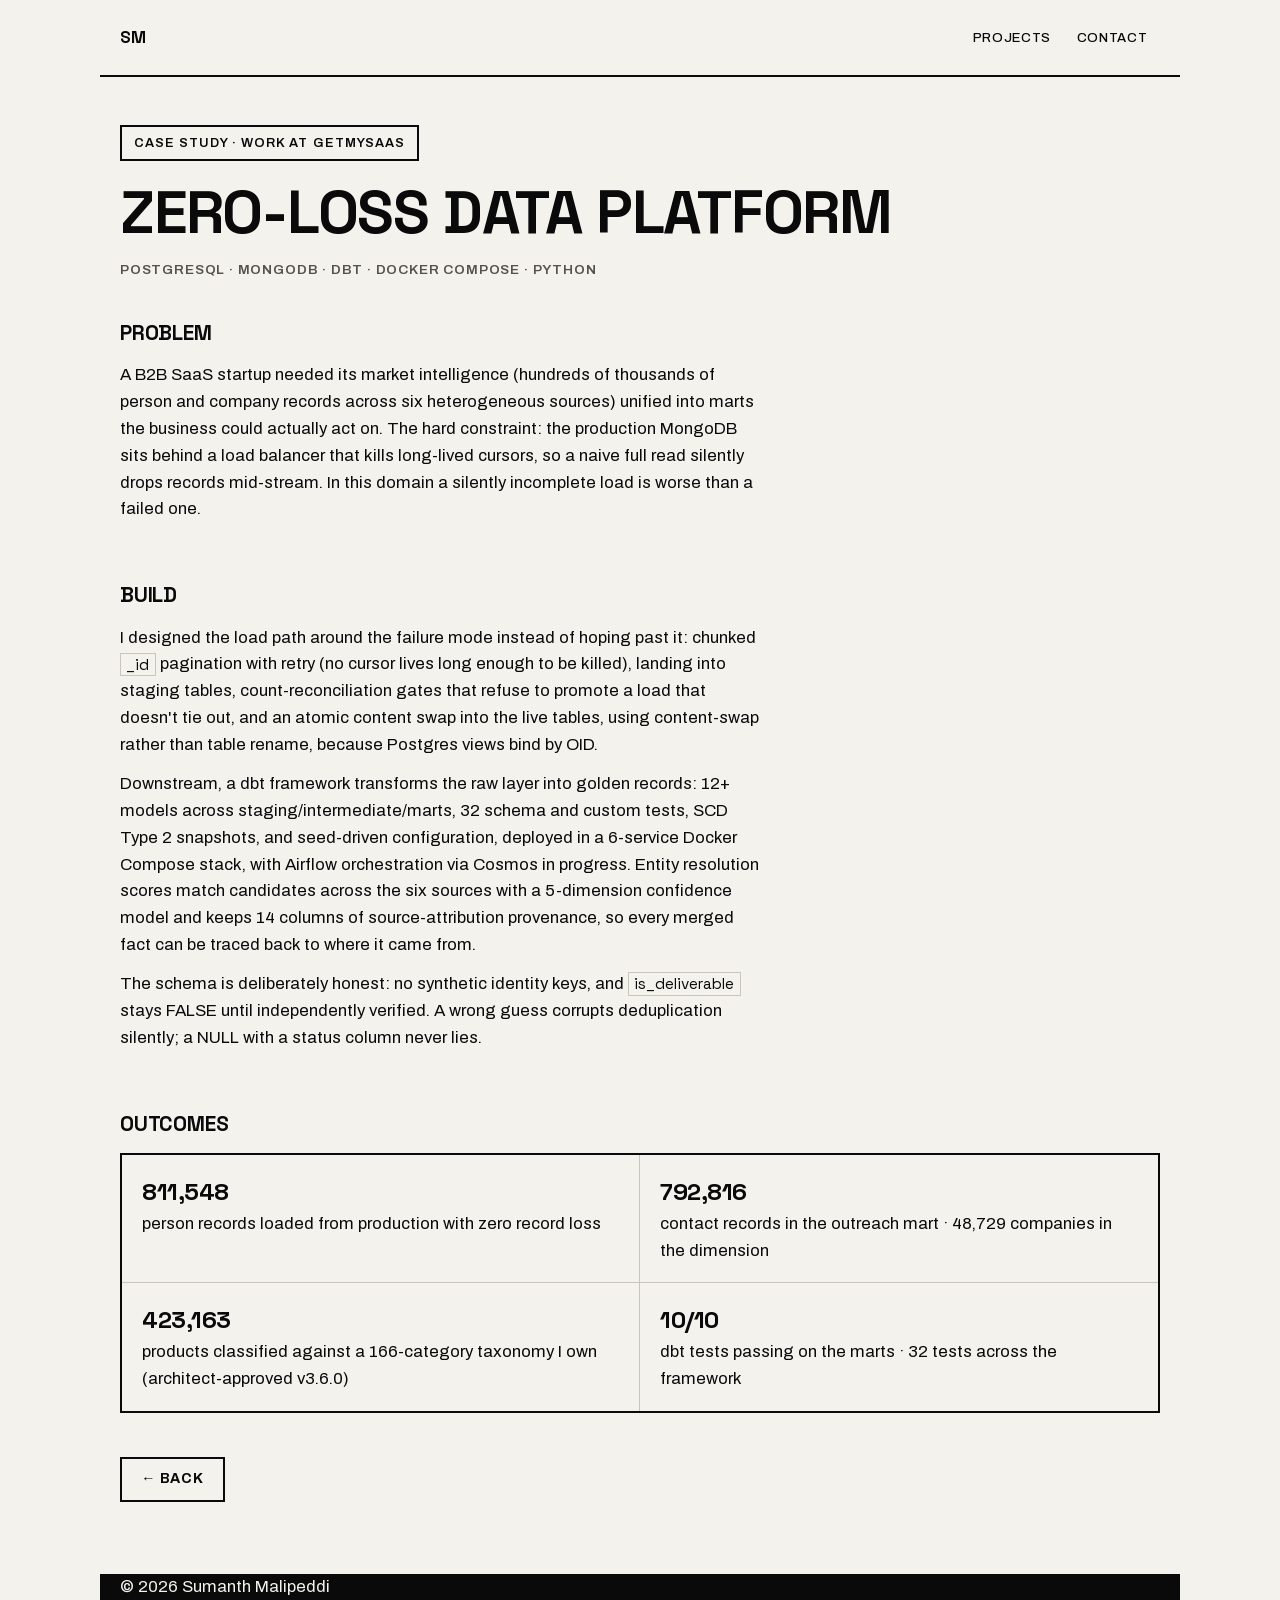
<file: projects/zero-loss-pipeline.html>
<!DOCTYPE html>
<html lang="en">
<head>
  <meta charset="UTF-8">
  <meta name="viewport" content="width=device-width, initial-scale=1.0">
  <title>Zero-loss data platform | Sumanth Malipeddi</title>
  <meta name="description" content="Case study: 811,548 production records loaded with zero loss through a cursor-killing load balancer, with staging gates, count reconciliation, atomic swaps.">
  <link rel="canonical" href="https://sumanthmalipeddi.com/projects/zero-loss-pipeline.html">
  <link rel="icon" href="../favicon.svg" type="image/svg+xml">
  <link rel="icon" href="../favicon-32.png" sizes="32x32" type="image/png">
  <link rel="apple-touch-icon" href="../apple-touch-icon.png">
  <link rel="stylesheet" href="../style.css">
  <script src="../js/lenis.min.js" defer></script>
  <script src="../js/main.js" defer></script>
</head>
<body>
  <header class="container">
    <nav aria-label="Main">
      <a class="brand" href="../index.html" style="text-decoration:none;color:inherit">SM</a>
      <div class="nav-links">
        <a href="../index.html#projects">Projects</a>
        <a href="../index.html#contact">Contact</a>
      </div>
    </nav>
  </header>

  <main class="container case-body">
    <div class="case">
      <p class="kicker">Case study · Work at GetMySaas</p>
      <h1>Zero-loss data platform</h1>
      <p class="stack">PostgreSQL · MongoDB · dbt · Docker Compose · Python</p>
    </div>

    <section>
      <h2>Problem</h2>
      <p>
        A B2B SaaS startup needed its market intelligence (hundreds of thousands of
        person and company records across six heterogeneous sources) unified into
        marts the business could actually act on. The hard constraint: the production
        MongoDB sits behind a load balancer that kills long-lived cursors, so a naive
        full read silently drops records mid-stream. In this domain a silently
        incomplete load is worse than a failed one.
      </p>
    </section>

    <section>
      <h2>Build</h2>
      <p>
        I designed the load path around the failure mode instead of hoping past it:
        chunked <code>_id</code> pagination with retry (no cursor lives long enough to be
        killed), landing into staging tables, count-reconciliation gates that refuse to
        promote a load that doesn't tie out, and an atomic content swap into the live
        tables, using content-swap rather than table rename, because Postgres views bind by OID.
      </p>
      <p>
        Downstream, a dbt framework transforms the raw layer into golden records:
        12+ models across staging/intermediate/marts, 32 schema and custom tests,
        SCD Type 2 snapshots, and seed-driven configuration, deployed in a
        6-service Docker Compose stack, with Airflow orchestration via Cosmos in progress.
        Entity resolution scores match candidates across the six sources with a
        5-dimension confidence model and keeps 14 columns of source-attribution
        provenance, so every merged fact can be traced back to where it came from.
      </p>
      <p>
        The schema is deliberately honest: no synthetic identity keys, and
        <code>is_deliverable</code> stays FALSE until independently verified. A wrong
        guess corrupts deduplication silently; a NULL with a status column never lies.
      </p>
    </section>

    <section>
      <h2>Outcomes</h2>
      <ul class="outcomes">
        <li><span class="num">811,548</span> person records loaded from production with zero record loss</li>
        <li><span class="num">792,816</span> contact records in the outreach mart · 48,729 companies in the dimension</li>
        <li><span class="num">423,163</span> products classified against a 166-category taxonomy I own (architect-approved v3.6.0)</li>
        <li><span class="num">10/10</span> dbt tests passing on the marts · 32 tests across the framework</li>
      </ul>
    </section>

    <a class="back" href="../index.html">← Back</a>
  </main>

  <footer class="container">
    <p>© 2026 Sumanth Malipeddi</p>
  </footer>
</body>
</html>
</file>
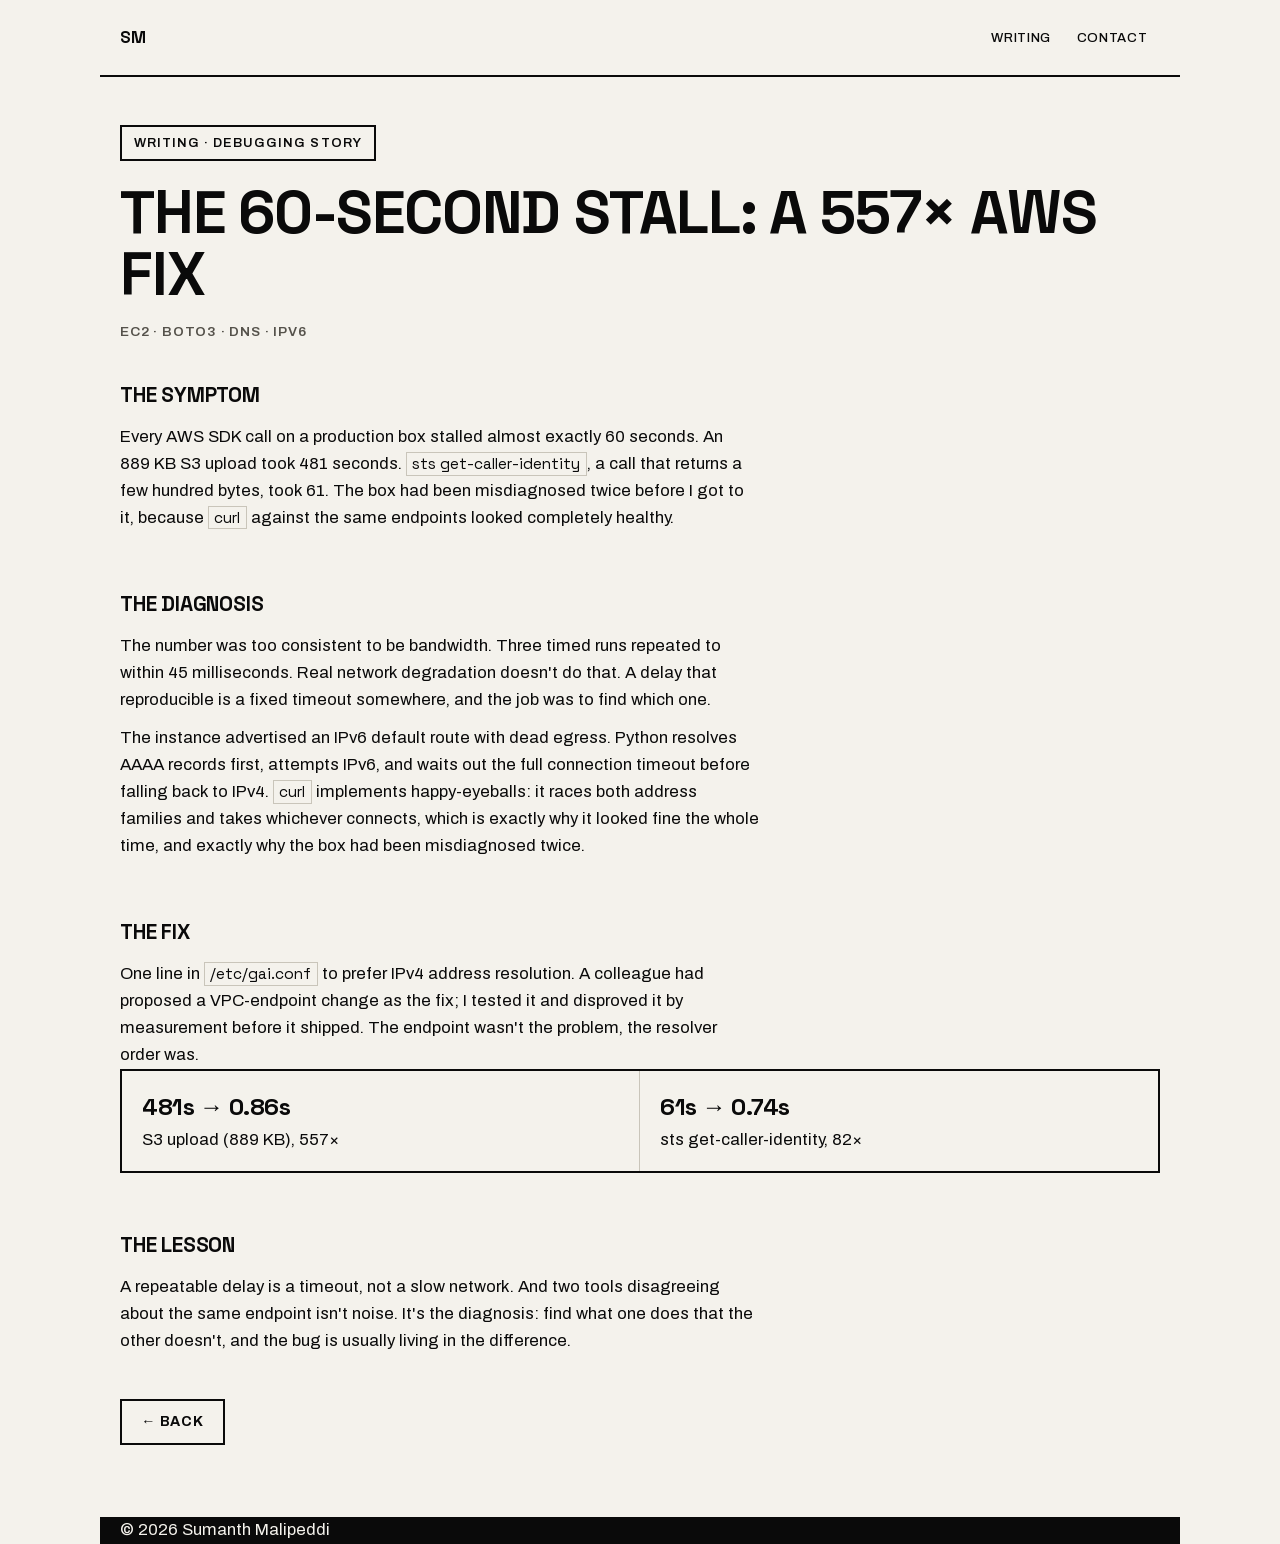
<file: writing/557x-aws-fix.html>
<!DOCTYPE html>
<html lang="en">
<head>
  <meta charset="UTF-8">
  <meta name="viewport" content="width=device-width, initial-scale=1.0">
  <title>The 60-second stall: a 557× AWS fix | Sumanth Malipeddi</title>
  <meta name="description" content="Every AWS SDK call on a production box stalled exactly 60 seconds. Twice misdiagnosed. The root cause was IPv6, and the fix was one line.">
  <link rel="canonical" href="https://sumanthmalipeddi.com/writing/557x-aws-fix.html">
  <link rel="icon" href="../favicon.svg" type="image/svg+xml">
  <link rel="icon" href="../favicon-32.png" sizes="32x32" type="image/png">
  <link rel="apple-touch-icon" href="../apple-touch-icon.png">
  <link rel="stylesheet" href="../style.css">
  <script src="../js/lenis.min.js" defer></script>
  <script src="../js/main.js" defer></script>
</head>
<body>
  <header class="container">
    <nav aria-label="Main">
      <a class="brand" href="../index.html" style="text-decoration:none;color:inherit">SM</a>
      <div class="nav-links">
        <a href="../index.html#writing">Writing</a>
        <a href="../index.html#contact">Contact</a>
      </div>
    </nav>
  </header>

  <main class="container case-body">
    <div class="case">
      <p class="kicker">Writing · Debugging story</p>
      <h1>The 60-second stall: a 557× AWS fix</h1>
      <p class="stack">EC2 · boto3 · DNS · IPv6</p>
    </div>

    <section>
      <h2>The symptom</h2>
      <p>
        Every AWS SDK call on a production box stalled almost exactly 60 seconds.
        An 889&nbsp;KB S3 upload took 481 seconds. <code>sts get-caller-identity</code>,
        a call that returns a few hundred bytes, took 61. The box had been
        misdiagnosed twice before I got to it, because <code>curl</code> against the same
        endpoints looked completely healthy.
      </p>
    </section>

    <section>
      <h2>The diagnosis</h2>
      <p>
        The number was too consistent to be bandwidth. Three timed runs repeated to
        within 45 milliseconds. Real network degradation doesn't do that. A delay that
        reproducible is a fixed timeout somewhere, and the job was to find which one.
      </p>
      <p>
        The instance advertised an IPv6 default route with dead egress. Python resolves
        AAAA records first, attempts IPv6, and waits out the full connection timeout
        before falling back to IPv4. <code>curl</code> implements happy-eyeballs: it
        races both address families and takes whichever connects, which is exactly why
        it looked fine the whole time, and exactly why the box had been misdiagnosed twice.
      </p>
    </section>

    <section>
      <h2>The fix</h2>
      <p>
        One line in <code>/etc/gai.conf</code> to prefer IPv4 address resolution.
        A colleague had proposed a VPC-endpoint change as the fix; I tested it and
        disproved it by measurement before it shipped. The endpoint wasn't the problem,
        the resolver order was.
      </p>
      <ul class="outcomes">
        <li><span class="num">481s → 0.86s</span> S3 upload (889 KB), 557×</li>
        <li><span class="num">61s → 0.74s</span> sts get-caller-identity, 82×</li>
      </ul>
    </section>

    <section>
      <h2>The lesson</h2>
      <p>
        A repeatable delay is a timeout, not a slow network. And two tools disagreeing
        about the same endpoint isn't noise. It's the diagnosis: find what one does
        that the other doesn't, and the bug is usually living in the difference.
      </p>
    </section>

    <a class="back" href="../index.html">← Back</a>
  </main>

  <footer class="container">
    <p>© 2026 Sumanth Malipeddi</p>
  </footer>
</body>
</html>
</file>
<file: style.css>
@font-face {
  font-family: "Archivo";
  src: url("fonts/archivo.woff2") format("woff2");
  font-weight: 100 900;
  font-display: swap;
}

@font-face {
  font-family: "Space Grotesk";
  src: url("fonts/space-grotesk.woff2") format("woff2");
  font-weight: 300 700;
  font-display: swap;
}

:root {
  --bg: #f4f2ec;
  --fg: #0a0a0a;
  --muted: #55524b;
  --accent: #2547ff;
  --on-accent: #ffffff;
  --line: #0a0a0a;
  --line-soft: #c9c5ba;
  --max-width: 1080px;
  --ease-out: cubic-bezier(0.23, 1, 0.32, 1);
}

@media (prefers-color-scheme: dark) {
  :root {
    --bg: #0d0d0c;
    --fg: #f2f0e9;
    --muted: #a8a498;
    --accent: #6b85ff;
    --on-accent: #0d0d0c;
    --line: #f2f0e9;
    --line-soft: #33322e;
  }
}

* { margin: 0; padding: 0; box-sizing: border-box; }

/* Native fallback; Lenis takes over when JS runs (and sets scroll-behavior auto) */
html { scroll-behavior: smooth; }

html.lenis, html.lenis body { height: auto; }
.lenis.lenis-smooth { scroll-behavior: auto !important; }
.lenis.lenis-stopped { overflow: hidden; }

::selection { background: var(--accent); color: var(--on-accent); }

body {
  background: var(--bg);
  color: var(--fg);
  font-family: "Archivo", -apple-system, BlinkMacSystemFont, "Segoe UI", sans-serif;
  font-size: 1.05rem;
  line-height: 1.6;
}

h1, h2, h3, .brand, .num, .row-no, .row-title, .contact-big {
  font-family: "Space Grotesk", "Archivo", sans-serif;
}

.skip-link {
  position: absolute;
  left: -9999px;
  top: 0;
  background: var(--accent);
  color: var(--on-accent);
  padding: 0.5rem 1rem;
  z-index: 10;
}

.skip-link:focus { left: 0; }

.container {
  max-width: var(--max-width);
  margin: 0 auto;
  padding-left: 1.25rem;
  padding-right: 1.25rem;
}

/* ── Header ─────────────────────────────────────────── */
header { border-bottom: 2px solid var(--line); }

nav {
  display: flex;
  justify-content: space-between;
  align-items: center;
  flex-wrap: wrap;
  gap: 0.5rem;
  padding-top: 1.1rem;
  padding-bottom: 1.1rem;
}

.brand {
  font-weight: 700;
  font-size: 1.05rem;
  text-transform: uppercase;
  letter-spacing: 0.02em;
}

.nav-links { display: flex; flex-wrap: wrap; }

.nav-links a {
  color: var(--fg);
  text-decoration: none;
  font-weight: 500;
  padding: 0.6rem 0.8rem;
  text-transform: uppercase;
  font-size: 0.82rem;
  letter-spacing: 0.05em;
  transition: color 150ms var(--ease-out);
}

a:focus-visible {
  outline: 3px solid var(--accent);
  outline-offset: 2px;
}

/* ── Hero ───────────────────────────────────────────── */
.hero { padding-top: 4.5rem; padding-bottom: 3rem; }

.hero-below { padding-top: 2.5rem; padding-bottom: 3.5rem; }

.kicker {
  color: var(--fg);
  font-weight: 600;
  letter-spacing: 0.08em;
  text-transform: uppercase;
  font-size: 0.8rem;
  margin-bottom: 1.5rem;
  border: 2px solid var(--line);
  display: inline-block;
  padding: 0.35rem 0.75rem;
}

.hero h1 {
  font-size: clamp(2.6rem, 8.5vw, 6.2rem);
  font-weight: 700;
  line-height: 0.96;
  letter-spacing: -0.03em;
  text-transform: uppercase;
  margin-bottom: 0;
}

.hero h1 em {
  font-style: normal;
  color: var(--accent);
}

@supports (-webkit-text-stroke: 2px black) {
  .hero h1 em {
    color: transparent;
    -webkit-text-stroke: 2.5px var(--accent);
  }
}

/* ── Marquee strip ──────────────────────────────────── */
.marquee {
  border-top: 2px solid var(--line);
  border-bottom: 2px solid var(--line);
  overflow: hidden;
  white-space: nowrap;
  padding: 0.7rem 0;
}

.marquee-track {
  display: inline-block;
  animation: marquee 36s linear infinite;
  will-change: transform;
}

.marquee span {
  font-family: "Space Grotesk", sans-serif;
  font-weight: 600;
  text-transform: uppercase;
  letter-spacing: 0.08em;
  font-size: 0.95rem;
}

@keyframes marquee {
  to { transform: translateX(-50%); }
}

.hero-row {
  display: grid;
  grid-template-columns: 1fr;
  gap: 2rem;
  align-items: start;
}

@media (min-width: 760px) {
  .hero-row { grid-template-columns: 3fr 2fr; gap: 3.5rem; }
}

.hero-left { display: flex; flex-direction: column; gap: 1.5rem; }

.portrait { margin: 0; }

.portrait img {
  display: block;
  width: 100%;
  max-width: 320px;
  height: auto;
  border: 2px solid var(--line);
  box-shadow: 10px 10px 0 var(--accent);
}

@media (min-width: 760px) {
  .portrait { justify-self: end; padding-right: 10px; }
}

.bio { max-width: 58ch; font-size: 1.1rem; }

.bio strong { font-weight: 700; }

.now {
  border-left: 3px solid var(--accent);
  padding-left: 1rem;
  color: var(--muted);
  font-size: 0.95rem;
  align-self: start;
}

.now span {
  display: block;
  text-transform: uppercase;
  letter-spacing: 0.08em;
  font-size: 0.75rem;
  font-weight: 700;
  color: var(--fg);
  margin-bottom: 0.35rem;
}

/* ── Stats band ─────────────────────────────────────── */
.stats-band {
  border-top: 2px solid var(--line);
  border-bottom: 2px solid var(--line);
}

.stats {
  display: grid;
  grid-template-columns: 1fr 1fr;
  padding-left: 0;
  padding-right: 0;
}

@media (min-width: 760px) {
  .stats { grid-template-columns: repeat(4, 1fr); }
}

.stat {
  padding: 1.5rem 1.25rem;
  border-right: 1px solid var(--line-soft);
}

.stat:last-child { border-right: none; }

@media (max-width: 759px) {
  .stat:nth-child(2n) { border-right: none; }
  .stat:nth-child(-n+2) { border-bottom: 1px solid var(--line-soft); }
}

.stat .num {
  display: block;
  font-weight: 700;
  font-size: clamp(2.4rem, 5vw, 3.6rem);
  letter-spacing: -0.02em;
  line-height: 1.05;
  color: var(--accent);
}

.stat .num small { font-size: 1.1rem; font-weight: 500; color: var(--muted); }

.stat .label {
  display: block;
  color: var(--muted);
  font-size: 0.85rem;
  margin-top: 0.25rem;
  text-transform: uppercase;
  letter-spacing: 0.04em;
}

/* ── Sections ───────────────────────────────────────── */
section { padding-top: 3.5rem; padding-bottom: 3rem; }

.sec { position: relative; }

.sec > *:not(.ghost) { position: relative; z-index: 1; }

.ghost {
  position: absolute;
  top: 0.5rem;
  right: 1.25rem;
  font-family: "Space Grotesk", sans-serif;
  font-weight: 700;
  font-size: clamp(6rem, 16vw, 11rem);
  line-height: 1;
  color: transparent;
  -webkit-text-stroke: 1.5px var(--line-soft);
  pointer-events: none;
  user-select: none;
  z-index: 0;
  transform: translateZ(0);
}

.sec-head {
  display: flex;
  align-items: baseline;
  justify-content: space-between;
  gap: 1rem;
  flex-wrap: wrap;
  margin-bottom: 1.75rem;
}

h2 {
  font-size: clamp(1.6rem, 3.5vw, 2.2rem);
  font-weight: 700;
  text-transform: uppercase;
  letter-spacing: -0.01em;
}

.sec-note {
  color: var(--muted);
  font-size: 0.9rem;
  text-transform: uppercase;
  letter-spacing: 0.05em;
}

/* ── Editorial index rows ───────────────────────────── */
.index-list { border-top: 2px solid var(--line); }

.row {
  display: grid;
  grid-template-columns: auto 1fr auto;
  align-items: center;
  gap: 1rem 1.5rem;
  padding: 1.4rem 0.5rem;
  border-bottom: 2px solid var(--line);
  text-decoration: none;
  color: var(--fg);
  transition: background 150ms var(--ease-out), color 150ms var(--ease-out);
}

.row-main, .row-no { transition: transform 150ms var(--ease-out); }

@media (min-width: 760px) {
  .row { grid-template-columns: 3.5rem 1fr 14rem 2.5rem; }
}

.row-no {
  font-weight: 700;
  font-size: 0.9rem;
  color: var(--muted);
  letter-spacing: 0.05em;
}

.row-main { display: block; }

.row-title {
  display: block;
  font-weight: 700;
  font-size: clamp(1.3rem, 3vw, 1.8rem);
  letter-spacing: -0.015em;
  line-height: 1.15;
  text-transform: uppercase;
}

.row-desc {
  display: block;
  color: var(--muted);
  font-size: 0.95rem;
  margin-top: 0.35rem;
  max-width: 60ch;
}

.row-meta {
  color: var(--muted);
  font-size: 0.8rem;
  font-weight: 600;
  text-transform: uppercase;
  letter-spacing: 0.06em;
  display: none;
}

@media (min-width: 760px) {
  .row-meta { display: block; }
}

.arrow {
  color: var(--accent);
  font-weight: 700;
  font-size: 1.5rem;
  transition: transform 160ms var(--ease-out);
}

@media (hover: hover) and (pointer: fine) {
  .nav-links a:hover { color: var(--accent); }
  .row:hover {
    background: var(--fg);
    color: var(--bg);
  }
  .row:hover .row-main,
  .row:hover .row-no { transform: translateX(0.5rem); }
  .row:hover .row-desc,
  .row:hover .row-no,
  .row:hover .row-meta { color: var(--bg); opacity: 0.75; }
  .row:hover .arrow { transform: translateX(6px); color: var(--accent); }
  .btn:hover { background: var(--fg); color: var(--bg); border-color: var(--fg); }
  .btn-primary:hover { background: var(--fg); color: var(--bg); }
}

.row:active { background: var(--fg); color: var(--bg); }

/* ── Experience ─────────────────────────────────────── */
.job {
  display: grid;
  grid-template-columns: 1fr;
  gap: 0.25rem 3rem;
  padding: 1.4rem 0;
  border-bottom: 1px solid var(--line-soft);
}

@media (min-width: 760px) {
  .job { grid-template-columns: 10rem 1fr; }
}

.period {
  color: var(--muted);
  font-size: 0.85rem;
  font-weight: 600;
  text-transform: uppercase;
  letter-spacing: 0.05em;
  font-variant-numeric: tabular-nums;
}

.job h3 {
  font-size: 1.15rem;
  font-weight: 700;
  margin-bottom: 0.35rem;
}

.job-line { color: var(--muted); max-width: 62ch; font-size: 0.98rem; }

/* ── Contact band ───────────────────────────────────── */
.contact-band {
  border-top: 2px solid var(--line);
  background: var(--fg);
  color: var(--bg);
  padding-top: 4rem;
  padding-bottom: 4rem;
}

.contact-big {
  font-size: clamp(2.8rem, 9vw, 5.5rem);
  letter-spacing: -0.03em;
  line-height: 1;
  margin-bottom: 1rem;
}

.contact-note { opacity: 0.75; margin-bottom: 1.75rem; }

.contact-links { display: flex; gap: 0.75rem; flex-wrap: wrap; }

.btn {
  display: inline-flex;
  align-items: center;
  gap: 0.5rem;
  min-height: 48px;
  padding: 0.7rem 1.6rem;
  border: 2px solid var(--bg);
  background: transparent;
  color: var(--bg);
  text-decoration: none;
  font-weight: 700;
  text-transform: uppercase;
  font-size: 0.88rem;
  letter-spacing: 0.05em;
  cursor: pointer;
  transition: transform 160ms var(--ease-out), background 150ms ease, color 150ms ease;
}

.contact-band .btn { border-color: var(--bg); color: var(--bg); }

.contact-band .btn-primary { background: var(--accent); border-color: var(--accent); color: #fff; }

@media (hover: hover) and (pointer: fine) {
  .contact-band .btn:hover { background: var(--bg); color: var(--fg); }
  .contact-band .btn-primary:hover { background: var(--bg); color: var(--fg); border-color: var(--bg); }
}

.btn:active { transform: scale(0.97); }

/* Anti-scraper email: decoy fragments exist in the HTML source but are
   never rendered, selected, or read by screen readers. */
.email-line {
  margin-top: 1.75rem;
  display: flex;
  align-items: center;
  gap: 0.7rem;
  flex-wrap: wrap;
}

.email-label { opacity: 0.75; }

.email {
  font-family: "Space Grotesk", monospace;
  font-weight: 600;
  border: 1px dashed var(--bg);
  padding: 0.45rem 0.8rem;
  user-select: all;
  -webkit-user-select: all;
}

.email-hint { opacity: 0.6; font-size: 0.82rem; }

.decoy { display: none; }

a { color: var(--accent); }

/* ── Footer ─────────────────────────────────────────── */
footer {
  background: var(--fg);
  color: var(--bg);
}

.foot-name {
  font-family: "Space Grotesk", sans-serif;
  font-weight: 700;
  text-transform: uppercase;
  letter-spacing: 0.02em;
  font-size: clamp(1.3rem, 2.8vw, 1.8rem);
  line-height: 1;
  padding-top: 2.5rem;
  padding-bottom: 0.75rem;
  white-space: nowrap;
  overflow: hidden;
}

.foot {
  display: flex;
  justify-content: space-between;
  align-items: center;
  flex-wrap: wrap;
  gap: 0.75rem;
  padding-top: 1.25rem;
  padding-bottom: 1.5rem;
  border-top: 1px solid color-mix(in srgb, var(--bg) 25%, transparent);
  font-size: 0.85rem;
}

.foot p { opacity: 0.7; }

.foot-links { display: flex; gap: 1.25rem; }

.foot-links a {
  color: var(--bg);
  text-decoration: none;
  font-weight: 700;
  text-transform: uppercase;
  font-size: 0.8rem;
  letter-spacing: 0.05em;
}

@media (hover: hover) and (pointer: fine) {
  .foot-links a:hover { color: var(--accent); }
}

/* ── Case-study pages ───────────────────────────────── */
.case { padding-top: 3rem; padding-bottom: 0.5rem; }

.case .kicker { margin-bottom: 1.25rem; }

.case h1 {
  font-size: clamp(2.2rem, 6vw, 3.8rem);
  font-weight: 700;
  text-transform: uppercase;
  letter-spacing: -0.02em;
  line-height: 1.02;
  margin-bottom: 1rem;
}

.case .stack {
  color: var(--muted);
  font-size: 0.85rem;
  font-weight: 600;
  text-transform: uppercase;
  letter-spacing: 0.06em;
}

.case-body { padding-bottom: 2rem; }

.case-body section { padding: 1.75rem 0; }

.case-body h2 {
  font-size: 1.3rem;
  margin-bottom: 0.75rem;
}

.case-body p, .case-body li { max-width: 64ch; }

.case-body p + p { margin-top: 0.75rem; }

.case-body ul { padding-left: 1.25rem; }

.case-body li { margin-bottom: 0.5rem; }

.case-body code {
  font-family: "Space Grotesk", monospace;
  font-size: 0.92em;
  border: 1px solid var(--line-soft);
  padding: 0.05em 0.35em;
}

.outcomes {
  list-style: none;
  padding-left: 0 !important;
  display: grid;
  grid-template-columns: 1fr;
  border: 2px solid var(--line);
}

@media (min-width: 680px) {
  .outcomes { grid-template-columns: 1fr 1fr; }
}

.outcomes li {
  padding: 1.1rem 1.25rem;
  margin: 0 !important;
  border-bottom: 1px solid var(--line-soft);
}

@media (min-width: 680px) {
  .outcomes li:nth-child(odd) { border-right: 1px solid var(--line-soft); }
  .outcomes li:nth-last-child(-n+2) { border-bottom: none; }
}

@media (max-width: 679px) {
  .outcomes li:last-child { border-bottom: none; }
}

.outcomes .num {
  font-weight: 700;
  font-size: 1.5rem;
  letter-spacing: -0.02em;
  display: block;
}

.back {
  display: inline-block;
  margin: 1rem 0 2.5rem;
  text-decoration: none;
  font-weight: 700;
  text-transform: uppercase;
  font-size: 0.88rem;
  letter-spacing: 0.05em;
  border: 2px solid var(--line);
  color: var(--fg);
  padding: 0.6rem 1.2rem;
  transition: background 150ms ease, color 150ms ease;
}

@media (hover: hover) and (pointer: fine) {
  .back:hover { background: var(--fg); color: var(--bg); }
}

/* ── Entrance ───────────────────────────────────────── */
.reveal {
  opacity: 0;
  transform: translateY(10px);
  animation: reveal 300ms var(--ease-out) forwards;
}

.r1 { animation-delay: 0ms; }
.r2 { animation-delay: 60ms; }
.r3 { animation-delay: 120ms; }

@keyframes reveal {
  to {
    opacity: 1;
    transform: translateY(0);
  }
}

@media (prefers-reduced-motion: reduce) {
  html { scroll-behavior: auto; }

  .reveal {
    transform: none;
    animation: reveal 200ms ease forwards;
  }

  .btn:active { transform: none; }
  .row { transition: background 150ms ease, color 150ms ease; }
  .marquee-track { animation: none; }
  .loop-copy { display: none; }
}
</file>
